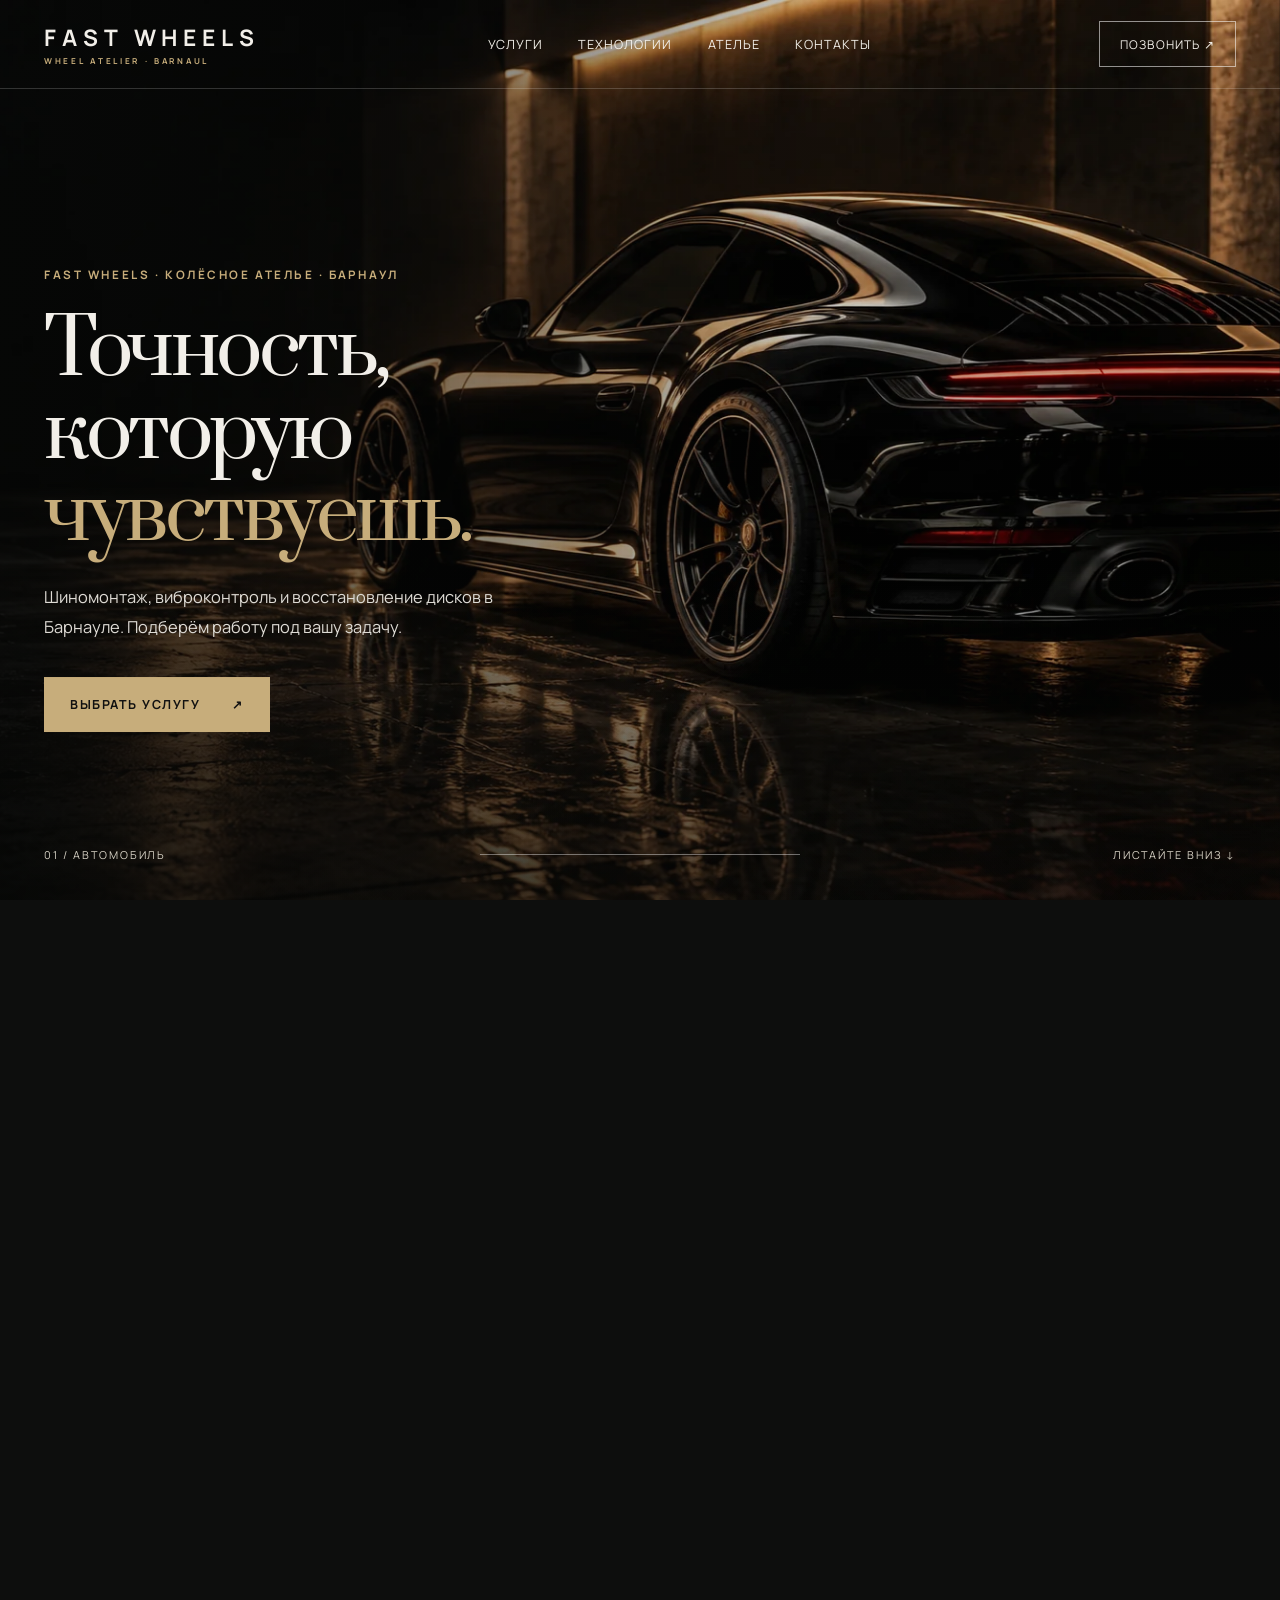
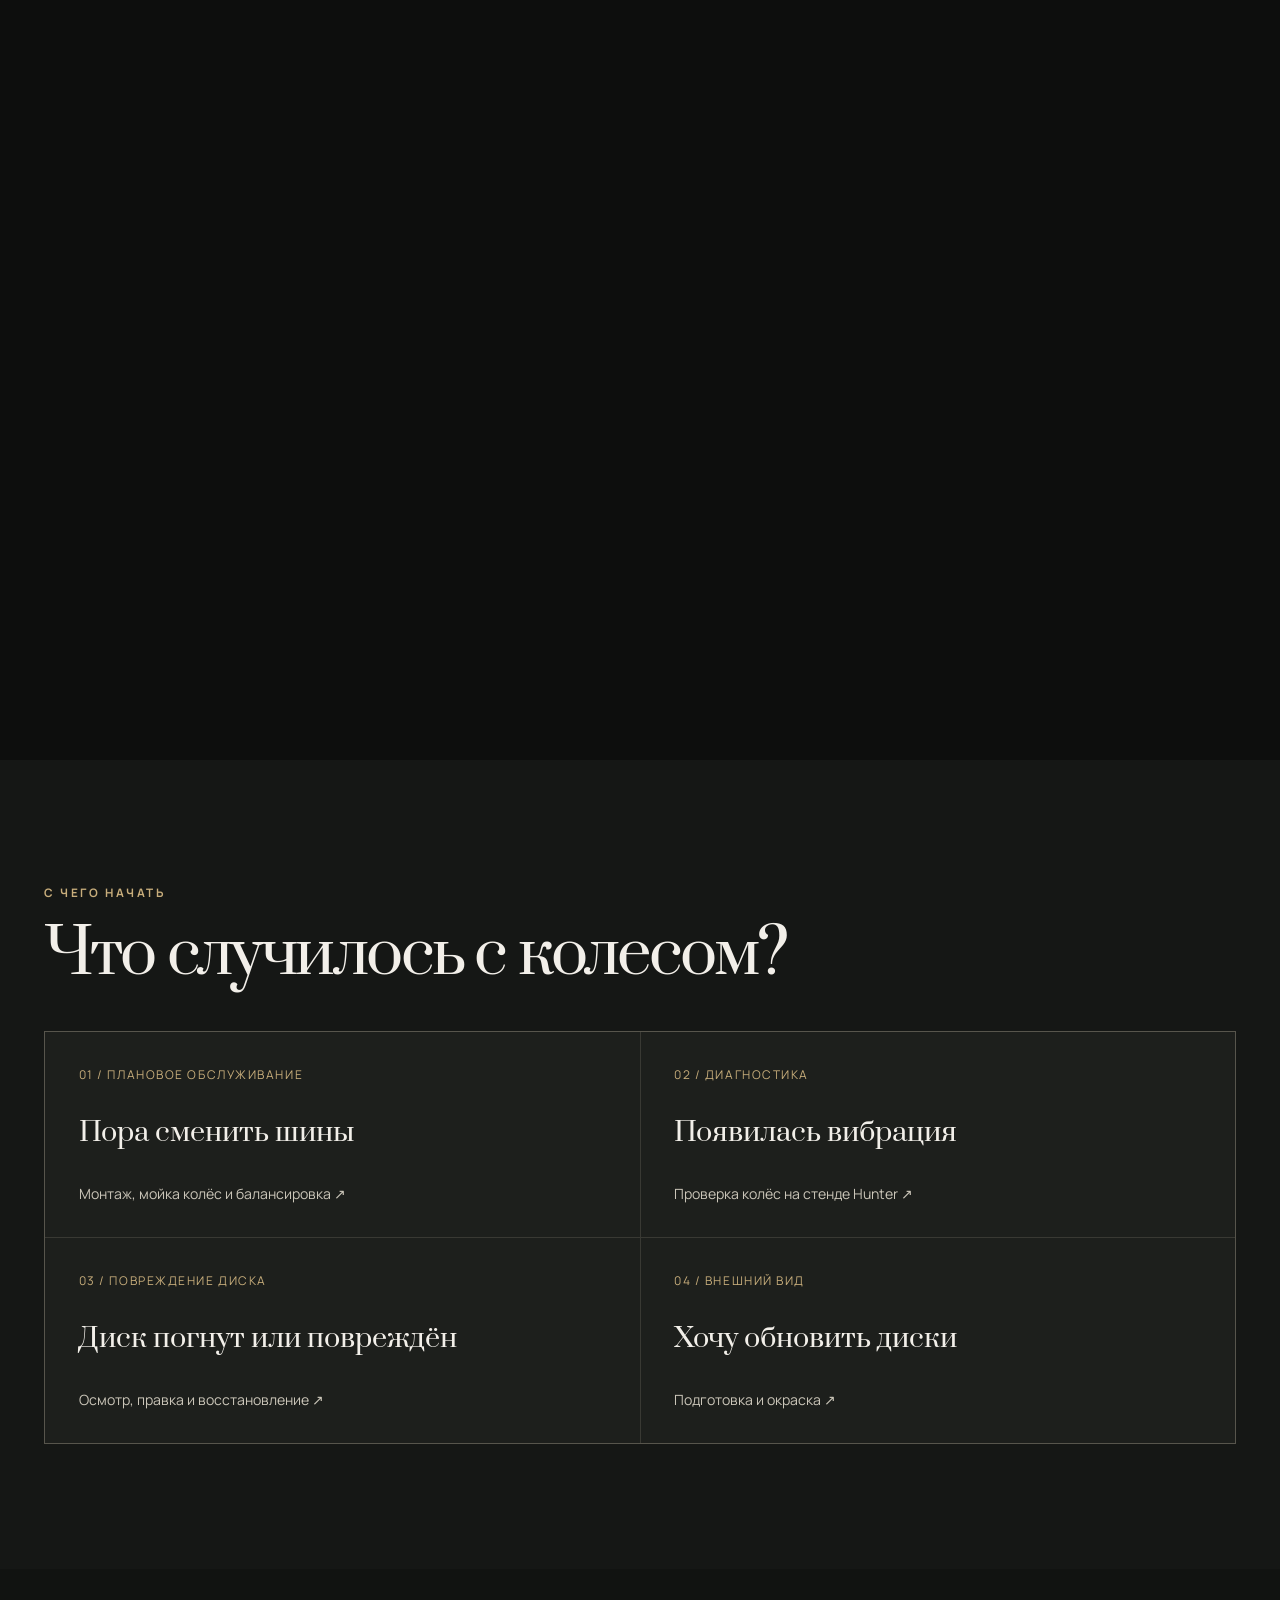
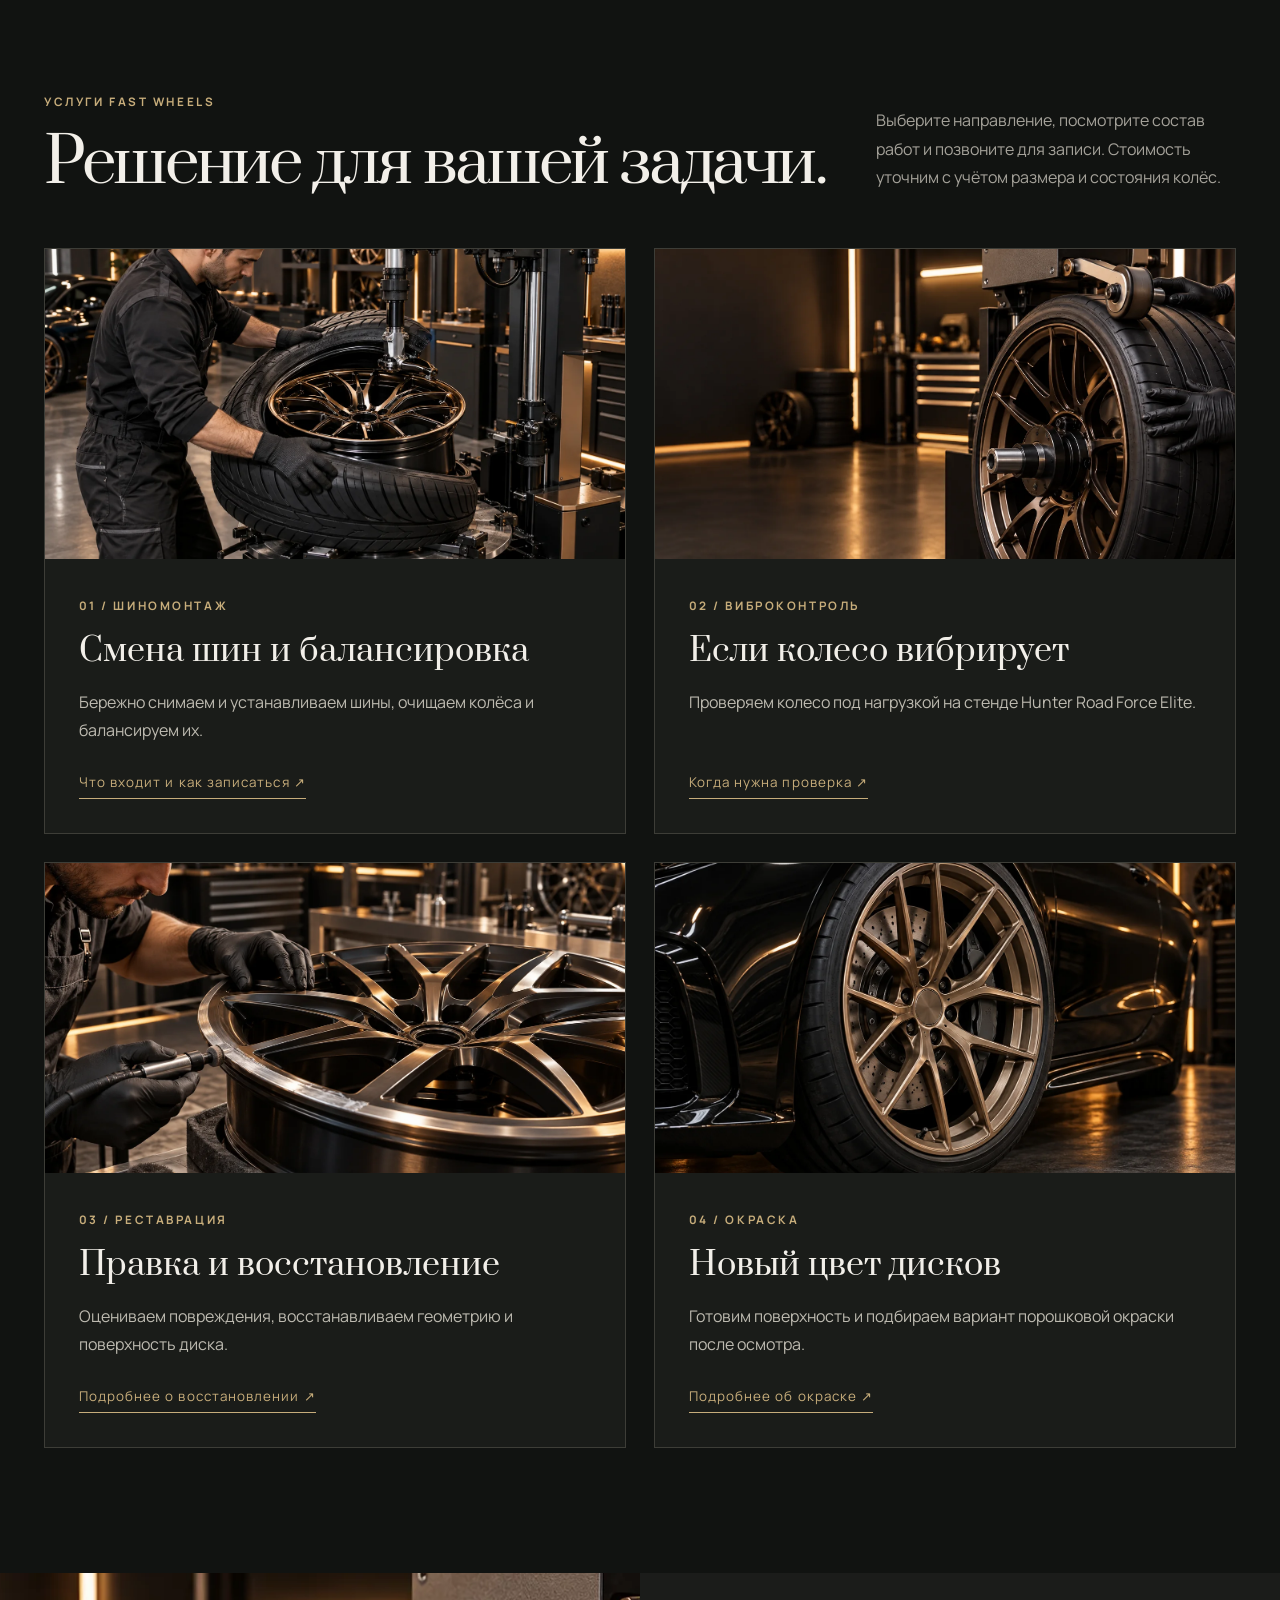
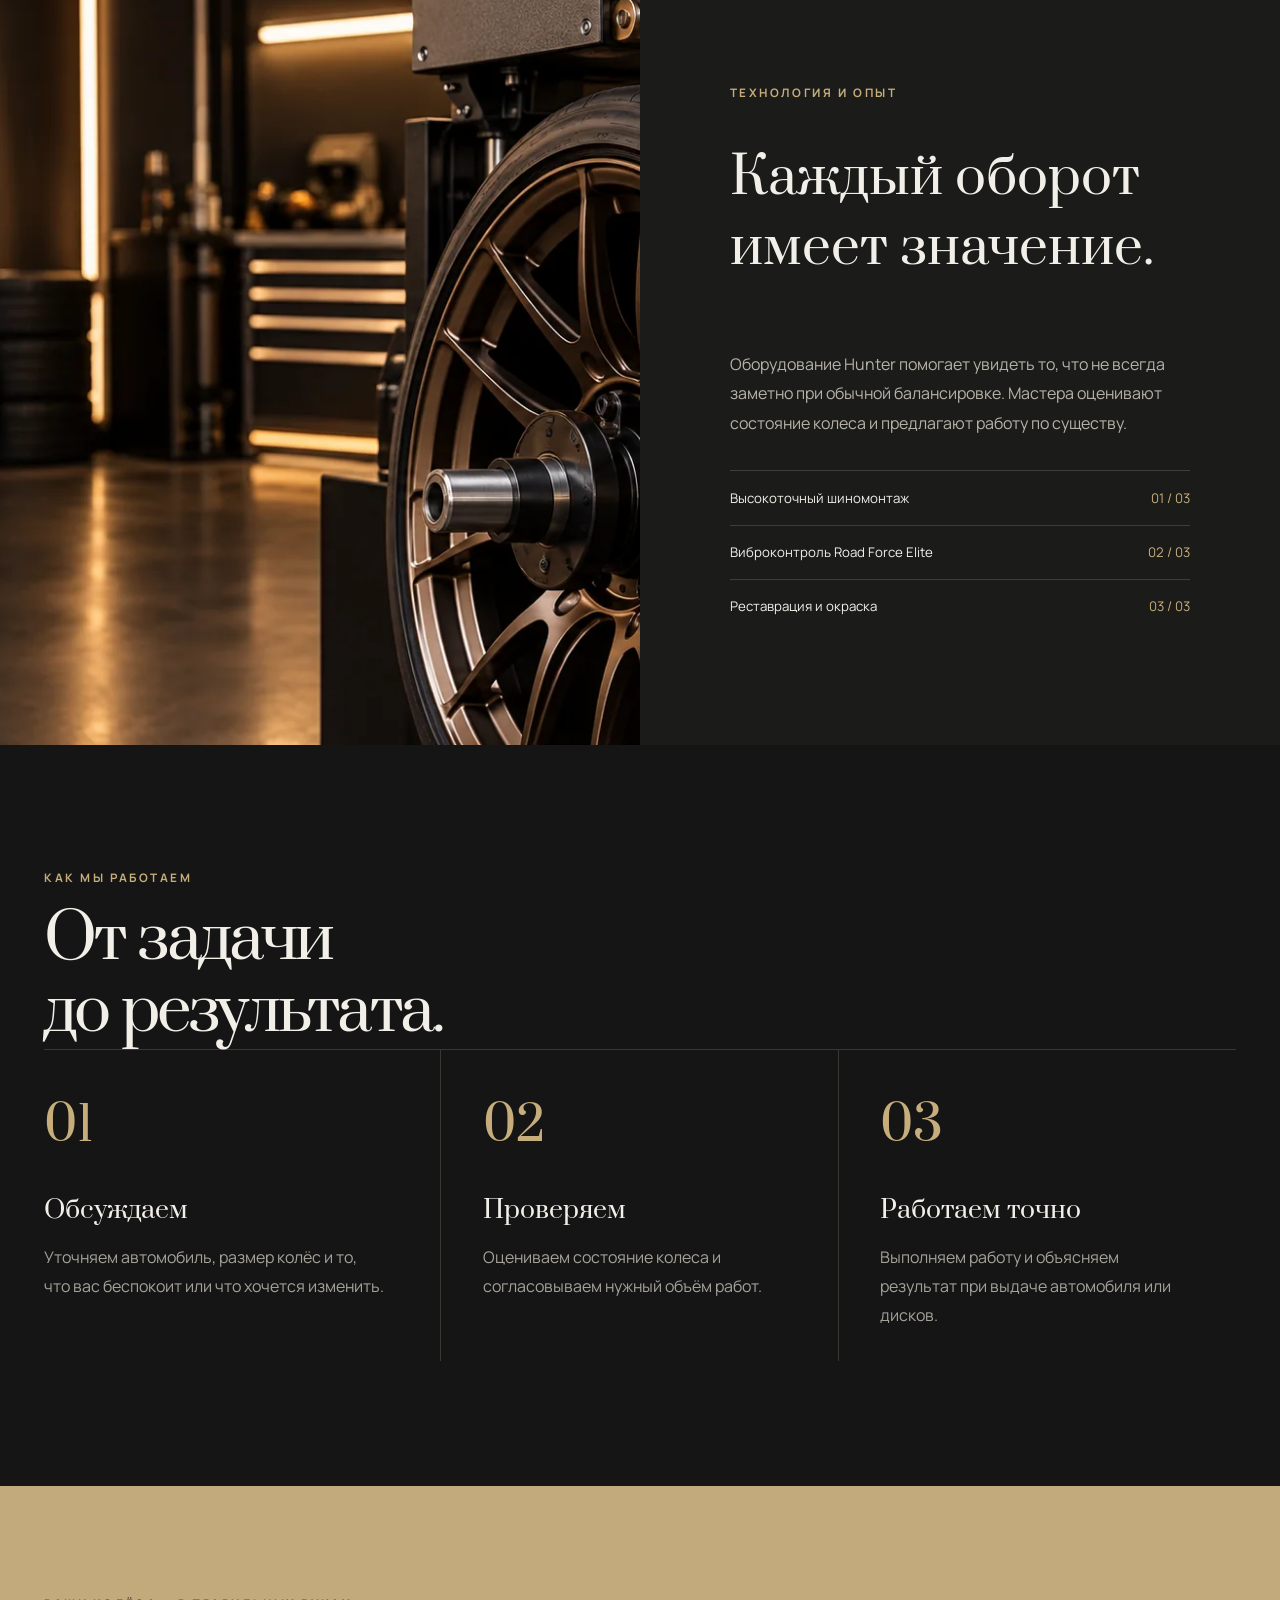
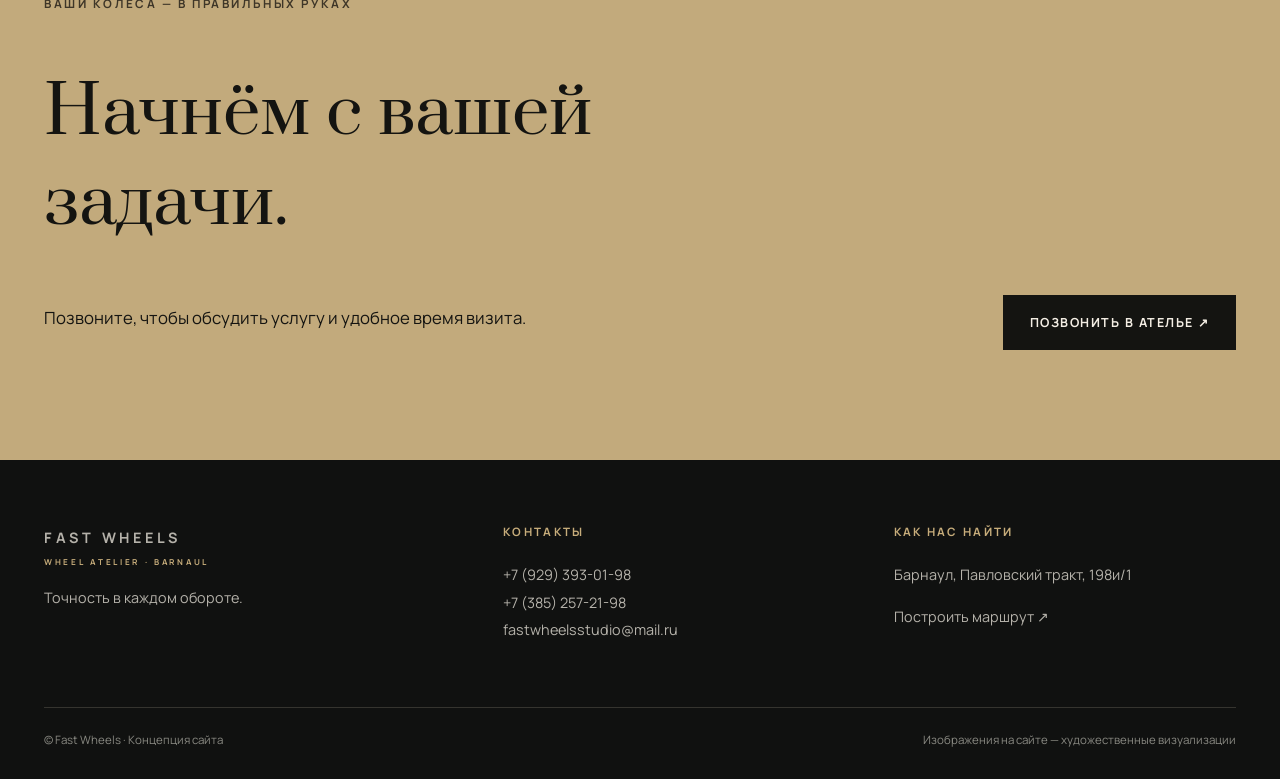
<file: index.html>
<!doctype html>
<html lang="ru">
<head>
  <meta charset="utf-8">
  <meta name="viewport" content="width=device-width, initial-scale=1">
  <meta name="theme-color" content="#111211">
  <meta name="description" content="Fast Wheels — профессиональное колёсное ателье в Барнауле. Высокоточный шиномонтаж, виброконтроль Hunter, восстановление и окраска дисков.">
  <title>Fast Wheels — колёсное ателье в Барнауле</title>
  <link rel="icon" type="image/svg+xml" href="data:image/svg+xml,%3Csvg xmlns='http://www.w3.org/2000/svg' viewBox='0 0 64 64'%3E%3Crect width='64' height='64' fill='%23111211'/%3E%3Ccircle cx='32' cy='32' r='24' fill='none' stroke='%23c3aa7a' stroke-width='3'/%3E%3Ccircle cx='32' cy='32' r='6' fill='%23c3aa7a'/%3E%3Cpath d='M32 8v18M56 32H38M32 56V38M8 32h18' stroke='%23c3aa7a' stroke-width='3'/%3E%3C/svg%3E">
  <link rel="preload" as="image" href="/assets/car-complete.webp"><link rel="stylesheet" href="style.css"><script src="motion.js" defer></script>
</head>
<body>
  <header><div class="wrap head"><a class="brand" href="#top" aria-label="Fast Wheels, наверх">FAST WHEELS<em>WHEEL ATELIER · BARNAUL</em></a><nav class="nav" aria-label="Разделы"><a href="/services/">Услуги</a><a href="/technology/">Технологии</a><a href="/atelier/">Ателье</a><a href="/contacts/">Контакты</a></nav><div class="header-actions"><a class="head-cta" href="tel:+79293930198">Позвонить ↗</a><button class="menu-button" type="button" aria-label="Открыть меню" aria-expanded="false">Меню</button></div></div></header>
  <main id="top">
    <section class="cinematic" aria-labelledby="cine-title">
  <div class="cinematic-sticky">
    <div class="cine-bg car-complete"></div><div class="cine-bg car-open"></div><div class="cine-bg workshop"></div>
    <div class="cine-shade"></div>
    <img class="cine-wheel" src="/assets/wheel-assembly.webp" width="1306" height="1205" alt="" fetchpriority="high">
    <div class="cine-parts" aria-hidden="true"><img class="cine-tire" src="/assets/wheel-parts.webp" width="1672" height="941" alt=""><img class="cine-rim" src="/assets/wheel-parts.webp" width="1672" height="941" alt=""></div>
    <div class="cine-overlays wrap">
      <div class="cine-copy cine-intro"><span class="eyebrow">Fast Wheels · Колёсное ателье · Барнаул</span><h1 id="cine-title" class="serif">Точность,<br>которую <i>чувствуешь.</i></h1><p>Шиномонтаж, виброконтроль и восстановление дисков в Барнауле. Подберём работу под вашу задачу.</p><a href="/services/" class="primary">Выбрать услугу <span>↗</span></a></div>
      <div class="cine-copy cine-detail"><span class="eyebrow">Снимаем. Проверяем. Восстанавливаем.</span><h2 class="serif">Разобрать,<br>чтобы понять.</h2><p>Шина, диск, посадка, геометрия. Точность начинается там, где всё рассмотрено по отдельности.</p></div>
      <div class="cine-copy cine-work"><span class="eyebrow">Технология × мастерство</span><h2 class="serif">Собрать<br>идеальное движение.</h2><p>Диагностика Hunter, бережный монтаж и работа с диском.</p></div>
    </div>
    <div class="cine-ui wrap"><span class="cine-stage">01 / Автомобиль</span><span class="cine-track"><i></i></span><span class="cine-scroll">Листайте вниз ↓</span></div>
  </div>
</section><section class="section task-section" id="about"><div class="wrap"><div class="eyebrow">С чего начать</div><h2 class="serif">Что случилось с колесом?</h2><div class="task-grid"><a class="task-card" href="/tire-service/"><span>01 / Плановое обслуживание</span><strong>Пора сменить шины</strong><small>Монтаж, мойка колёс и балансировка ↗</small></a><a class="task-card" href="/technology/"><span>02 / Диагностика</span><strong>Появилась вибрация</strong><small>Проверка колёс на стенде Hunter ↗</small></a><a class="task-card" href="/wheel-restoration/"><span>03 / Повреждение диска</span><strong>Диск погнут или повреждён</strong><small>Осмотр, правка и восстановление ↗</small></a><a class="task-card" href="/wheel-painting/"><span>04 / Внешний вид</span><strong>Хочу обновить диски</strong><small>Подготовка и окраска ↗</small></a></div></div></section>
<section class="section visual-services" id="services"><div class="wrap"><div class="section-head"><div><div class="eyebrow">Услуги Fast Wheels</div><h2 class="serif">Решение для вашей задачи.</h2></div><p class="muted">Выберите направление, посмотрите состав работ и позвоните для записи. Стоимость уточним с учётом размера и состояния колёс.</p></div><div class="service-photo-grid"><article class="photo-service"><a href="/tire-service/" aria-label="Подробнее о шиномонтаже"><img src="/assets/tire-service.webp" alt="Визуализация монтажа шины на оборудовании" loading="lazy"></a><div class="service-info"><span class="eyebrow">01 / Шиномонтаж</span><h3>Смена шин и балансировка</h3><p>Бережно снимаем и устанавливаем шины, очищаем колёса и балансируем их.</p><a href="/tire-service/">Что входит и как записаться ↗</a></div></article><article class="photo-service"><a href="/technology/" aria-label="Подробнее о виброконтроле"><img src="/assets/wheel-work.webp" alt="Визуализация проверки колеса на оборудовании" loading="lazy"></a><div class="service-info"><span class="eyebrow">02 / Виброконтроль</span><h3>Если колесо вибрирует</h3><p>Проверяем колесо под нагрузкой на стенде Hunter Road Force Elite.</p><a href="/technology/">Когда нужна проверка ↗</a></div></article><article class="photo-service"><a href="/wheel-restoration/" aria-label="Подробнее о восстановлении дисков"><img src="/assets/rim-restoration.webp" alt="Визуализация восстановления края диска" loading="lazy"></a><div class="service-info"><span class="eyebrow">03 / Реставрация</span><h3>Правка и восстановление</h3><p>Оцениваем повреждения, восстанавливаем геометрию и поверхность диска.</p><a href="/wheel-restoration/">Подробнее о восстановлении ↗</a></div></article><article class="photo-service"><a href="/wheel-painting/" aria-label="Подробнее об окраске дисков"><img src="/assets/wheel-closeup.webp" alt="Визуализация окрашенного колёсного диска" loading="lazy"></a><div class="service-info"><span class="eyebrow">04 / Окраска</span><h3>Новый цвет дисков</h3><p>Готовим поверхность и подбираем вариант порошковой окраски после осмотра.</p><a href="/wheel-painting/">Подробнее об окраске ↗</a></div></article></div></div></section>
<section class="feature" aria-labelledby="precision"><div class="feature-grid"><div class="feature-photo" role="img" aria-label="Художественная визуализация автомобильного диска"></div><div class="feature-copy"><div class="eyebrow">Технология и опыт</div><h2 class="serif" id="precision">Каждый оборот имеет значение.</h2><p>Оборудование Hunter помогает увидеть то, что не всегда заметно при обычной балансировке. Мастера оценивают состояние колеса и предлагают работу по существу.</p><div class="detail-line"><span>Высокоточный шиномонтаж</span><span>01 / 03</span></div><div class="detail-line"><span>Виброконтроль Road Force Elite</span><span>02 / 03</span></div><div class="detail-line"><span>Реставрация и окраска</span><span>03 / 03</span></div></div></div></section>
    <section class="section method" id="approach"><div class="wrap"><div class="eyebrow">Как мы работаем</div><h2 class="serif">От задачи<br>до результата.</h2><div class="steps"><div class="step"><div class="big">01</div><h3>Обсуждаем</h3><p>Уточняем автомобиль, размер колёс и то, что вас беспокоит или что хочется изменить.</p></div><div class="step"><div class="big">02</div><h3>Проверяем</h3><p>Оцениваем состояние колеса и согласовываем нужный объём работ.</p></div><div class="step"><div class="big">03</div><h3>Работаем точно</h3><p>Выполняем работу и объясняем результат при выдаче автомобиля или дисков.</p></div></div></div></section>
    <section class="contact" id="contacts"><div class="wrap contact-inner"><div><div class="eyebrow">Ваши колёса — в правильных руках</div><h2 class="serif">Начнём с вашей задачи.</h2><p>Позвоните, чтобы обсудить услугу и удобное время визита.</p></div><a class="primary" href="tel:+79293930198">Позвонить в ателье ↗</a></div></section>
  </main>
  <footer class="footer"><div class="wrap"><div class="footer-grid"><div><a class="brand" href="#top">FAST WHEELS<em>WHEEL ATELIER · BARNAUL</em></a><p>Точность в каждом обороте.</p></div><div><h4>Контакты</h4><a href="tel:+79293930198">+7 (929) 393-01-98</a><br><a href="tel:+73852572198">+7 (385) 257-21-98</a><br><a href="mailto:fastwheelsstudio@mail.ru">fastwheelsstudio@mail.ru</a></div><div><h4>Как нас найти</h4><p>Барнаул, Павловский тракт, 198и/1</p><a href="https://2gis.ru/barnaul/firm/70000001097450773" target="_blank" rel="noopener noreferrer">Построить маршрут ↗</a></div></div><div class="bottom"><span>© Fast Wheels · Концепция сайта</span><span>Изображения на сайте — художественные визуализации</span></div></div></footer>
<a class="mobile-call" href="tel:+79293930198">Позвонить и записаться ↗</a></body></html>
</file>
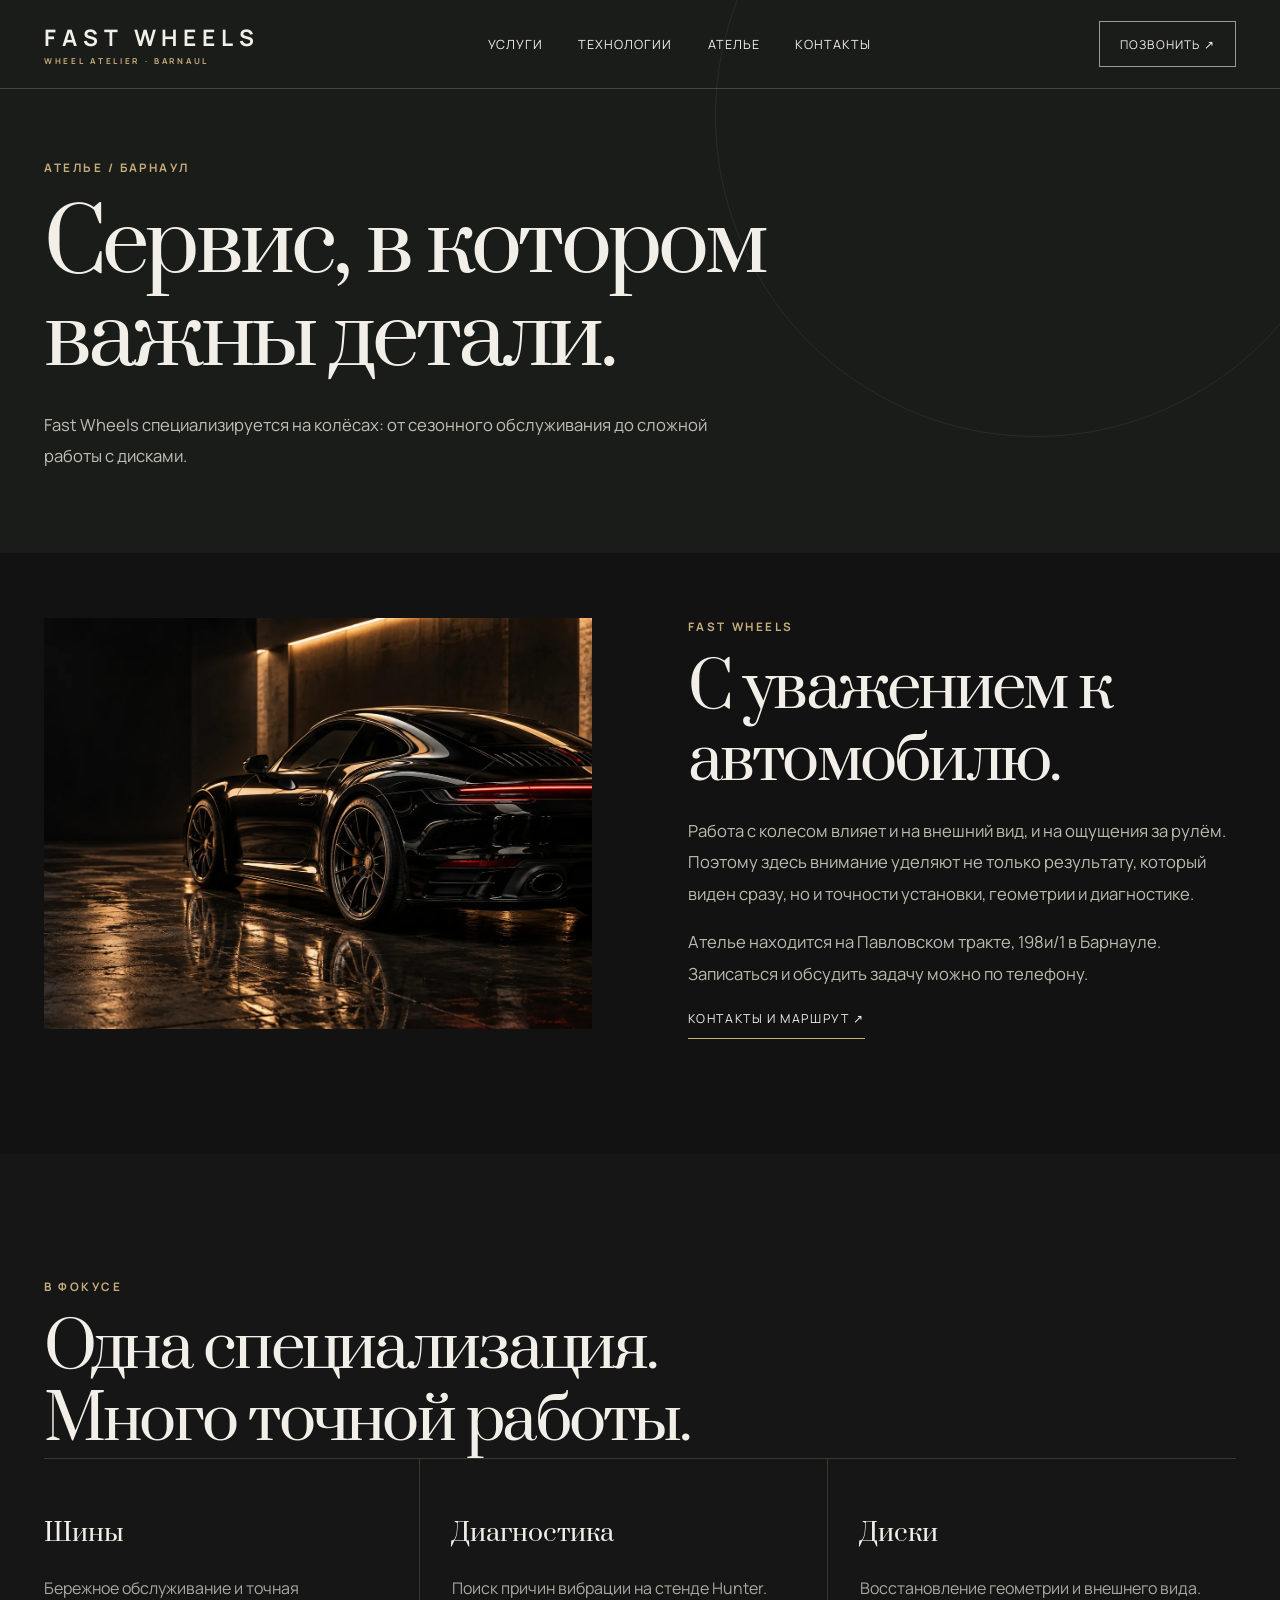
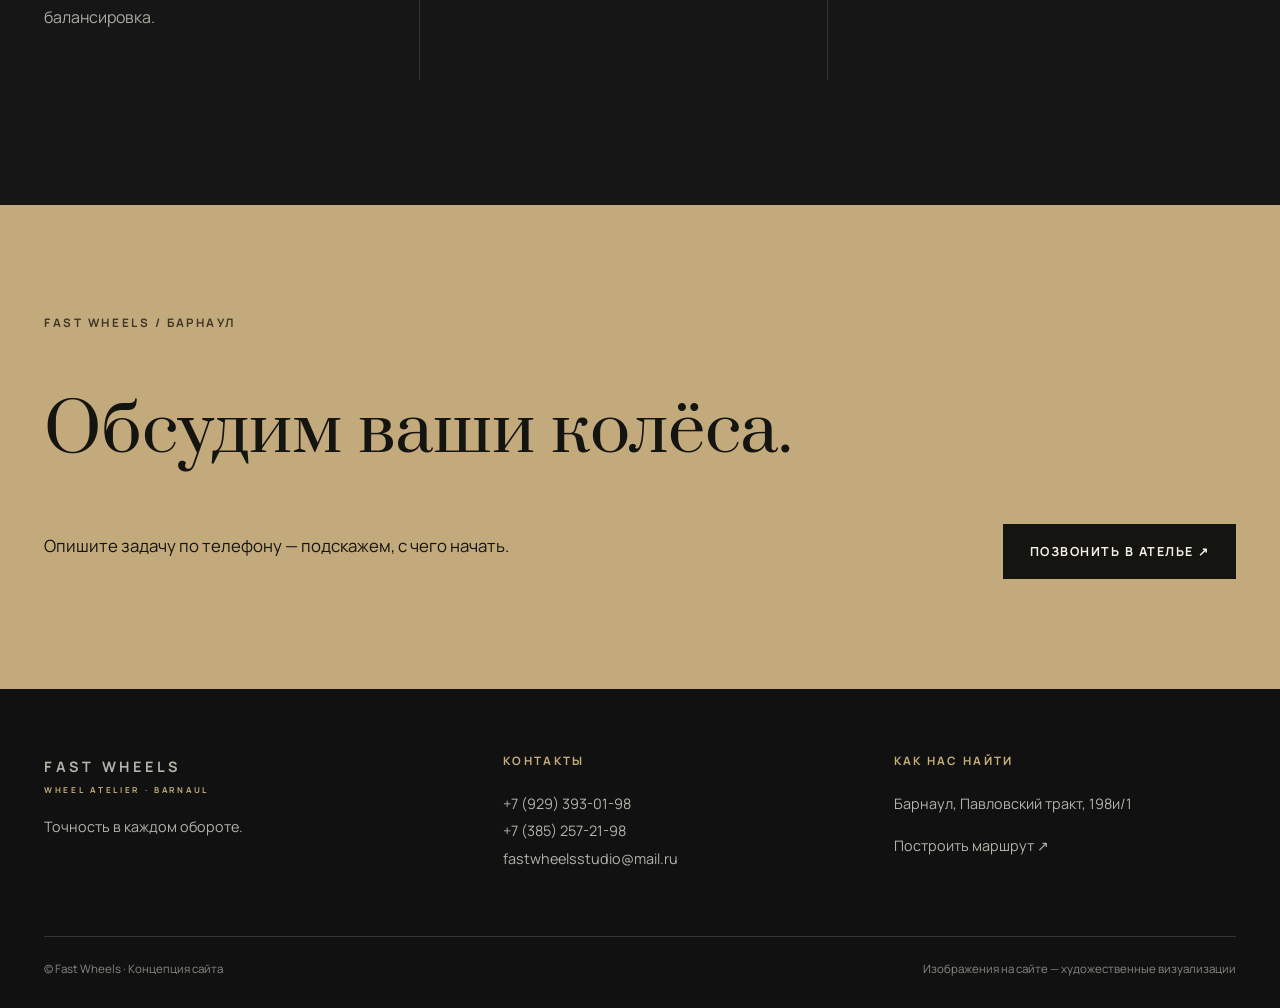
<file: atelier/index.html>
<!doctype html><html lang="ru"><head><meta charset="utf-8"><meta name="viewport" content="width=device-width,initial-scale=1"><meta name="theme-color" content="#111211"><meta name="description" content="Fast Wheels — колёсное ателье в Барнауле. Шиномонтаж, виброконтроль и работа с дисками."><title>Об ателье — Fast Wheels, Барнаул</title><link rel="icon" type="image/svg+xml" href="data:image/svg+xml,%3Csvg xmlns='http://www.w3.org/2000/svg' viewBox='0 0 64 64'%3E%3Crect width='64' height='64' fill='%23111211'/%3E%3Ccircle cx='32' cy='32' r='24' fill='none' stroke='%23c3aa7a' stroke-width='3'/%3E%3Ccircle cx='32' cy='32' r='6' fill='%23c3aa7a'/%3E%3Cpath d='M32 8v18M56 32H38M32 56V38M8 32h18' stroke='%23c3aa7a' stroke-width='3'/%3E%3C/svg%3E"><link rel="stylesheet" href="/style.css"><script src="/motion.js" defer></script></head><body><header><div class="wrap head"><a class="brand" href="/" aria-label="Fast Wheels, главная">FAST WHEELS<em>WHEEL ATELIER · BARNAUL</em></a><nav class="nav" aria-label="Разделы"><a href="/services/">Услуги</a><a href="/technology/">Технологии</a><a href="/atelier/">Ателье</a><a href="/contacts/">Контакты</a></nav><div class="header-actions"><a class="head-cta" href="tel:+79293930198">Позвонить ↗</a><button class="menu-button" type="button" aria-label="Открыть меню" aria-expanded="false">Меню</button></div></div></header><main><section class="subhero"><div class="wrap"><div class="eyebrow">Ателье / Барнаул</div><h1>Сервис, в котором<br>важны детали.</h1><p>Fast Wheels специализируется на колёсах: от сезонного обслуживания до сложной работы с дисками.</p></div></section><section class="section"><div class="wrap sub-grid"><img src="/assets/car-complete.webp" alt="Художественная визуализация автомобиля в ателье"><div><div class="eyebrow">Fast Wheels</div><h2 class="serif">С уважением к автомобилю.</h2><p>Работа с колесом влияет и на внешний вид, и на ощущения за рулём. Поэтому здесь внимание уделяют не только результату, который виден сразу, но и точности установки, геометрии и диагностике.</p><p>Ателье находится на Павловском тракте, 198и/1 в Барнауле. Записаться и обсудить задачу можно по телефону.</p><a class="text-link" href="/contacts/">Контакты и маршрут ↗</a></div></div></section><section class="section intro"><div class="wrap"><div class="eyebrow">В фокусе</div><h2 class="serif">Одна специализация.<br>Много точной работы.</h2><div class="list-facts"><div class="fact"><h3>Шины</h3><p>Бережное обслуживание и точная балансировка.</p></div><div class="fact"><h3>Диагностика</h3><p>Поиск причин вибрации на стенде Hunter.</p></div><div class="fact"><h3>Диски</h3><p>Восстановление геометрии и внешнего вида.</p></div></div></div></section><section class="contact"><div class="wrap contact-inner"><div><div class="eyebrow">Fast Wheels / Барнаул</div><h2 class="serif">Обсудим ваши колёса.</h2><p>Опишите задачу по телефону — подскажем, с чего начать.</p></div><a class="primary" href="tel:+79293930198">Позвонить в ателье ↗</a></div></section></main><footer class="footer"><div class="wrap"><div class="footer-grid"><div><a class="brand" href="/">FAST WHEELS<em>WHEEL ATELIER · BARNAUL</em></a><p>Точность в каждом обороте.</p></div><div><h4>Контакты</h4><a href="tel:+79293930198">+7 (929) 393-01-98</a><br><a href="tel:+73852572198">+7 (385) 257-21-98</a><br><a href="mailto:fastwheelsstudio@mail.ru">fastwheelsstudio@mail.ru</a></div><div><h4>Как нас найти</h4><p>Барнаул, Павловский тракт, 198и/1</p><a href="https://2gis.ru/barnaul/firm/70000001097450773" target="_blank" rel="noopener noreferrer">Построить маршрут ↗</a></div></div><div class="bottom"><span>© Fast Wheels · Концепция сайта</span><span>Изображения на сайте — художественные визуализации</span></div></div></footer><a class="mobile-call" href="tel:+79293930198">Позвонить и записаться ↗</a></body></html>
</file>
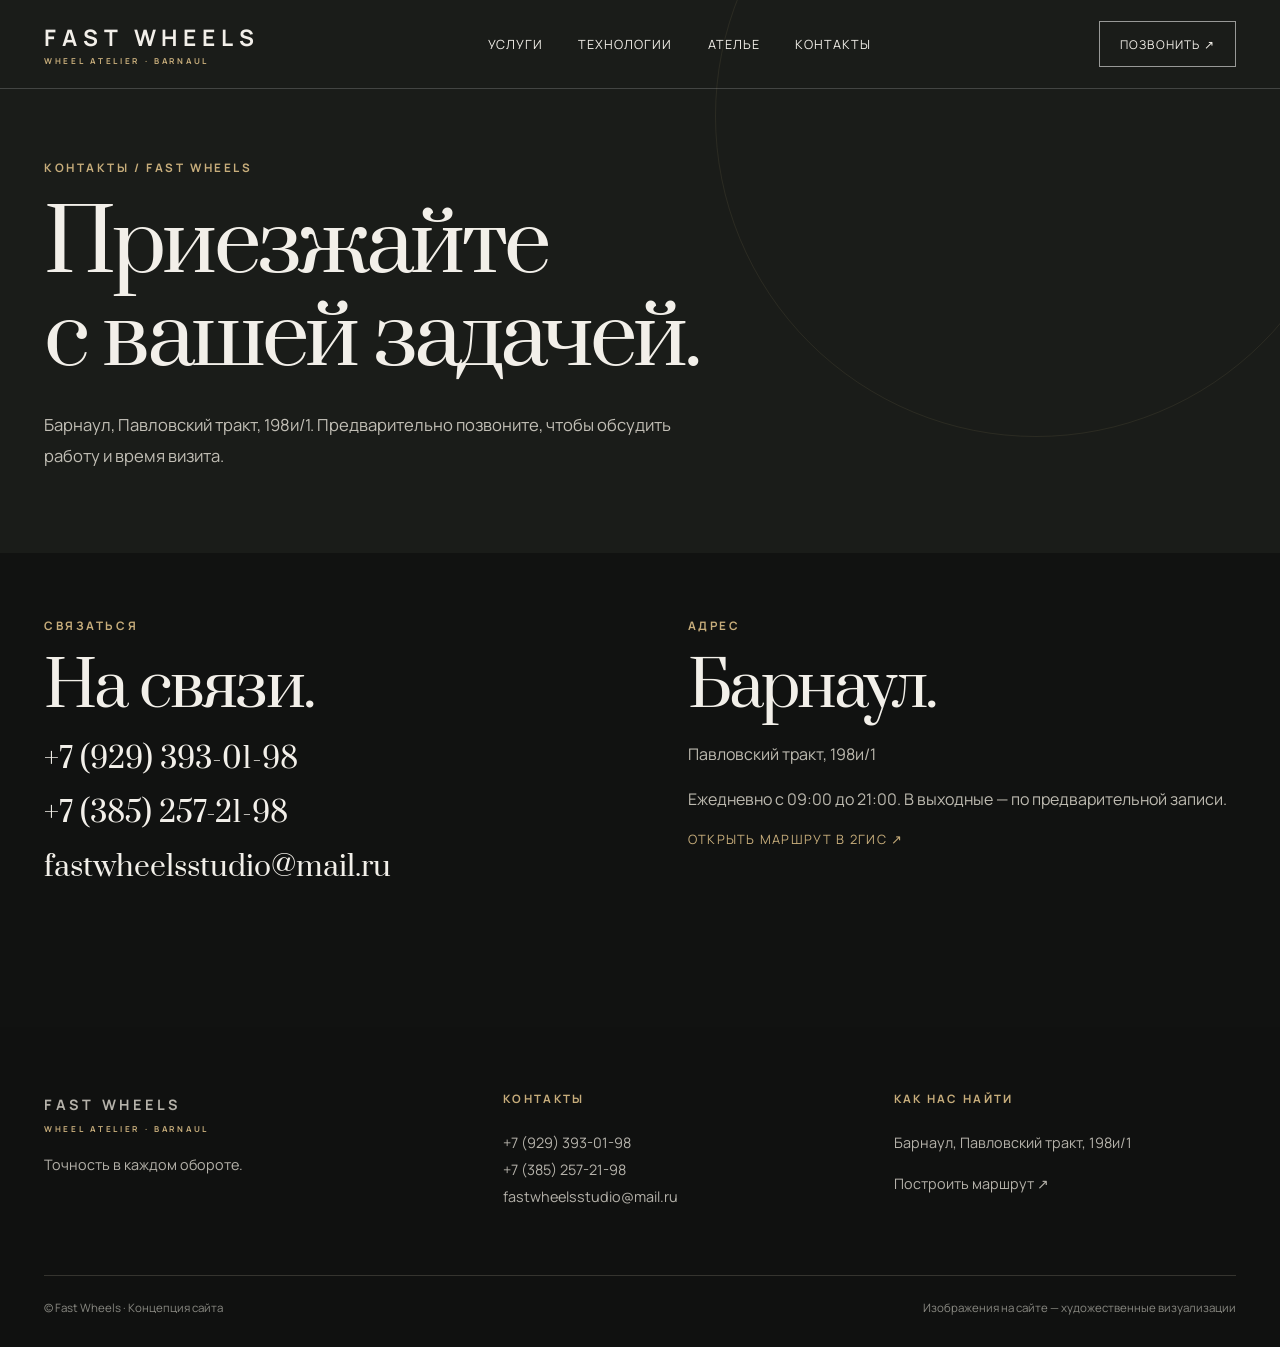
<file: contacts/index.html>
<!doctype html><html lang="ru"><head><meta charset="utf-8"><meta name="viewport" content="width=device-width,initial-scale=1"><meta name="theme-color" content="#111211"><meta name="description" content="Телефоны, адрес и маршрут до Fast Wheels в Барнауле."><title>Контакты и запись — Fast Wheels, Барнаул</title><link rel="icon" type="image/svg+xml" href="data:image/svg+xml,%3Csvg xmlns='http://www.w3.org/2000/svg' viewBox='0 0 64 64'%3E%3Crect width='64' height='64' fill='%23111211'/%3E%3Ccircle cx='32' cy='32' r='24' fill='none' stroke='%23c3aa7a' stroke-width='3'/%3E%3Ccircle cx='32' cy='32' r='6' fill='%23c3aa7a'/%3E%3Cpath d='M32 8v18M56 32H38M32 56V38M8 32h18' stroke='%23c3aa7a' stroke-width='3'/%3E%3C/svg%3E"><link rel="stylesheet" href="/style.css"><script src="/motion.js" defer></script></head><body><header><div class="wrap head"><a class="brand" href="/" aria-label="Fast Wheels, главная">FAST WHEELS<em>WHEEL ATELIER · BARNAUL</em></a><nav class="nav" aria-label="Разделы"><a href="/services/">Услуги</a><a href="/technology/">Технологии</a><a href="/atelier/">Ателье</a><a href="/contacts/">Контакты</a></nav><div class="header-actions"><a class="head-cta" href="tel:+79293930198">Позвонить ↗</a><button class="menu-button" type="button" aria-label="Открыть меню" aria-expanded="false">Меню</button></div></div></header><main><section class="subhero"><div class="wrap"><div class="eyebrow">Контакты / Fast Wheels</div><h1>Приезжайте<br>с вашей задачей.</h1><p>Барнаул, Павловский тракт, 198и/1. Предварительно позвоните, чтобы обсудить работу и время визита.</p></div></section><section class="section"><div class="wrap contact-page"><div><div class="eyebrow">Связаться</div><h2 class="serif">На связи.</h2><a href="tel:+79293930198">+7 (929) 393-01-98</a><a href="tel:+73852572198">+7 (385) 257-21-98</a><a href="mailto:fastwheelsstudio@mail.ru">fastwheelsstudio@mail.ru</a></div><div><div class="eyebrow">Адрес</div><h2 class="serif">Барнаул.</h2><p>Павловский тракт, 198и/1</p><p>Ежедневно с 09:00 до 21:00. В выходные — по предварительной записи.</p><a class="map-link" href="https://2gis.ru/barnaul/firm/70000001097450773" target="_blank" rel="noopener noreferrer">Открыть маршрут в 2ГИС ↗</a></div></div></section></main><footer class="footer"><div class="wrap"><div class="footer-grid"><div><a class="brand" href="/">FAST WHEELS<em>WHEEL ATELIER · BARNAUL</em></a><p>Точность в каждом обороте.</p></div><div><h4>Контакты</h4><a href="tel:+79293930198">+7 (929) 393-01-98</a><br><a href="tel:+73852572198">+7 (385) 257-21-98</a><br><a href="mailto:fastwheelsstudio@mail.ru">fastwheelsstudio@mail.ru</a></div><div><h4>Как нас найти</h4><p>Барнаул, Павловский тракт, 198и/1</p><a href="https://2gis.ru/barnaul/firm/70000001097450773" target="_blank" rel="noopener noreferrer">Построить маршрут ↗</a></div></div><div class="bottom"><span>© Fast Wheels · Концепция сайта</span><span>Изображения на сайте — художественные визуализации</span></div></div></footer><a class="mobile-call" href="tel:+79293930198">Позвонить и записаться ↗</a></body></html>
</file>
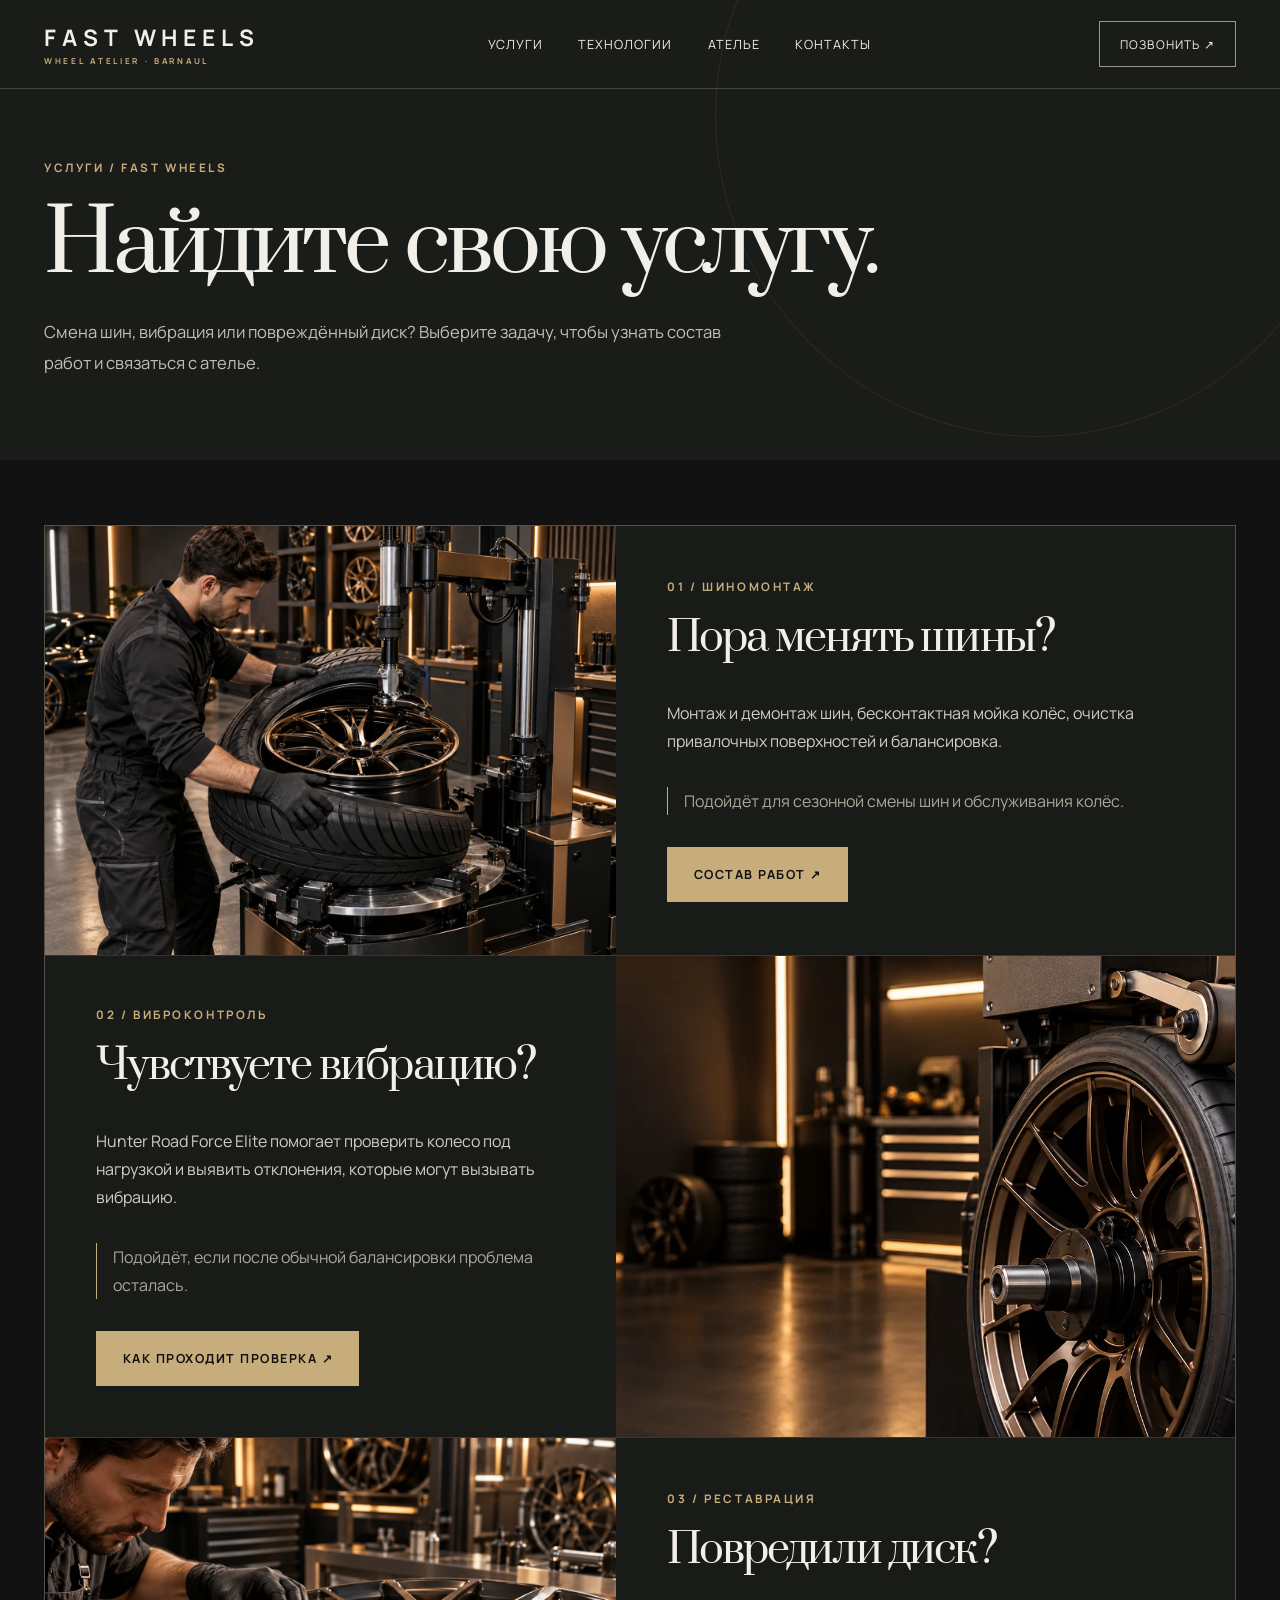
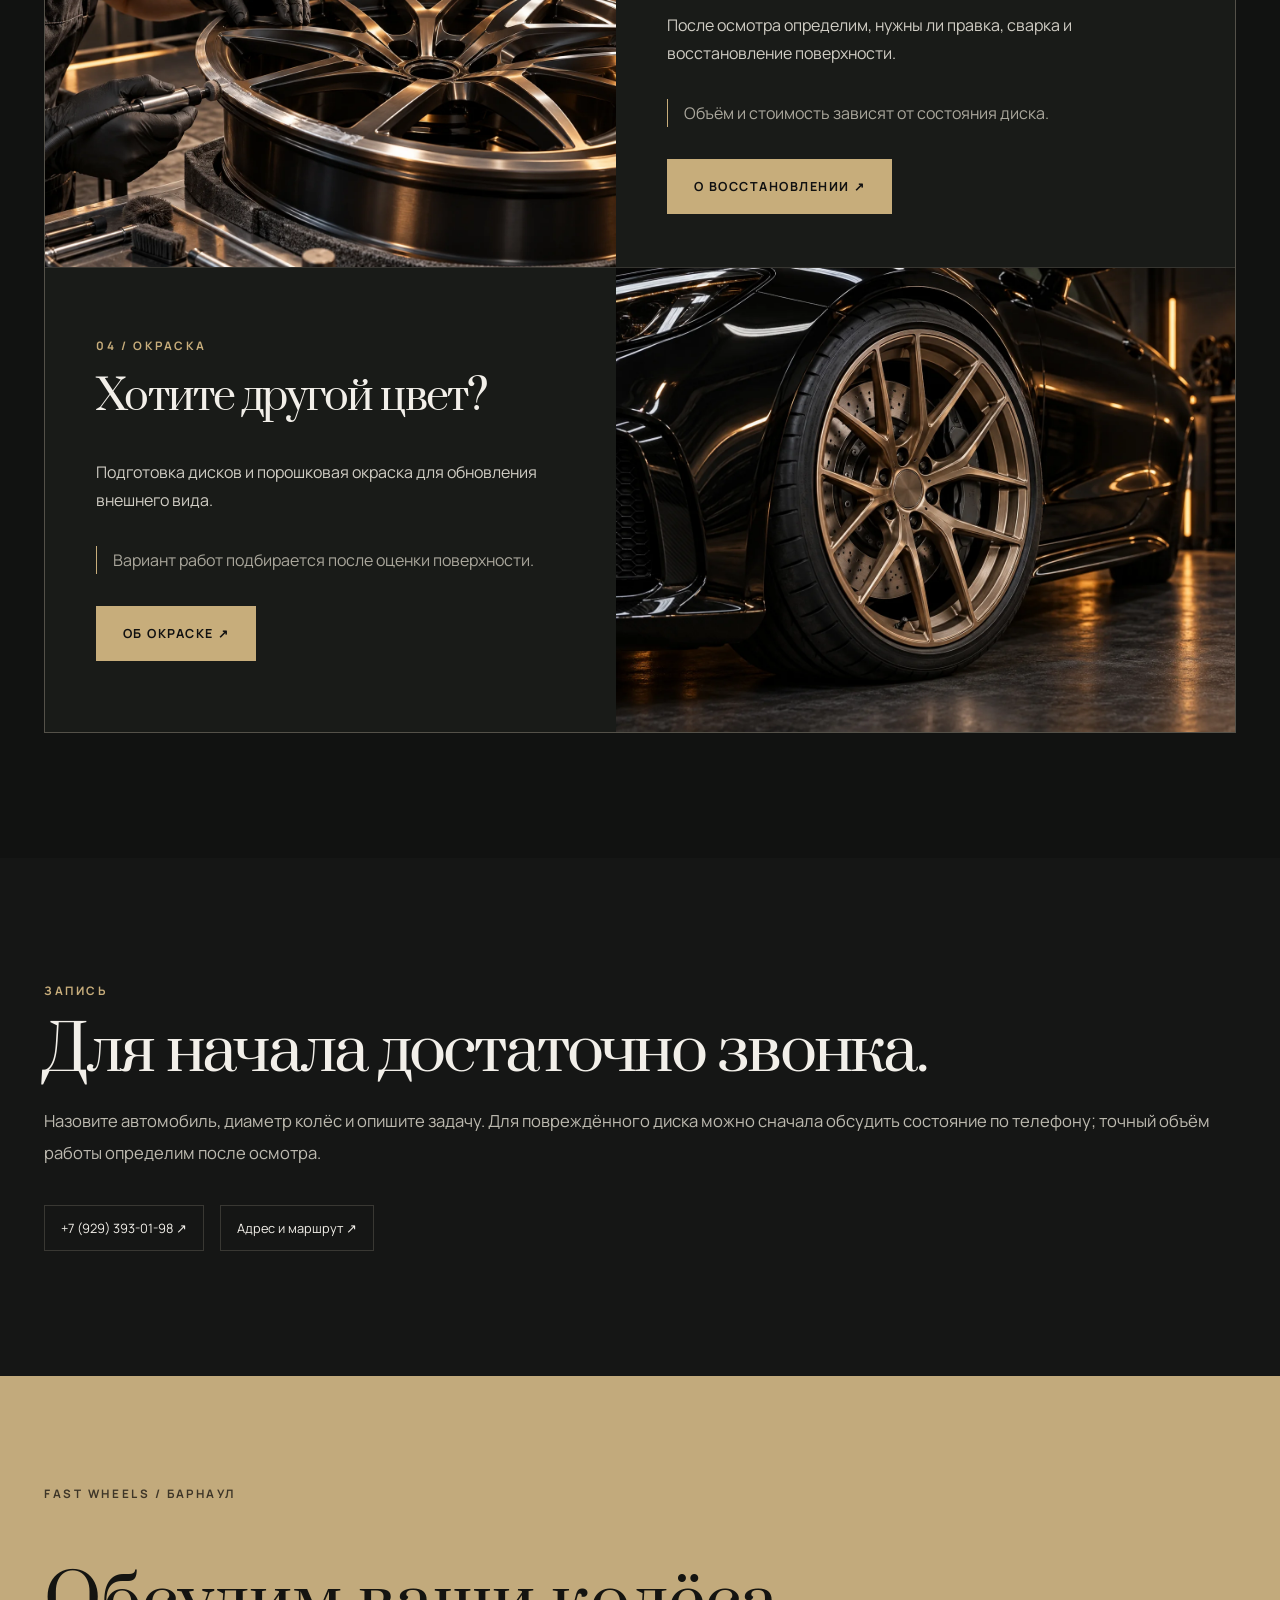
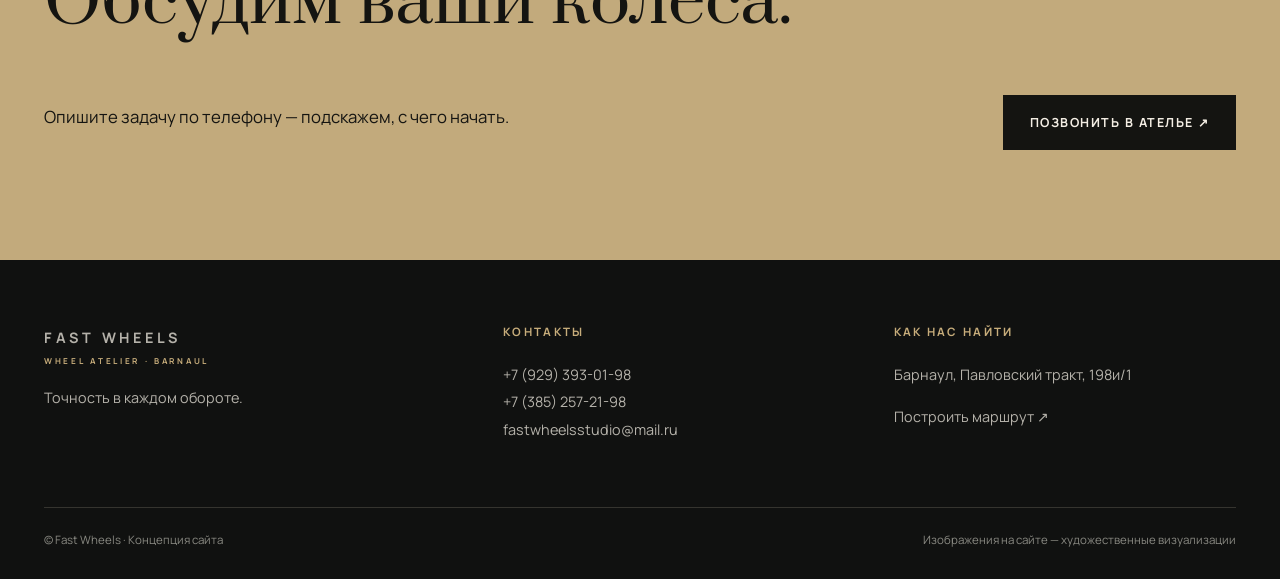
<file: services/index.html>
<!doctype html><html lang="ru"><head><meta charset="utf-8"><meta name="viewport" content="width=device-width,initial-scale=1"><meta name="theme-color" content="#111211"><meta name="description" content="Шиномонтаж, виброконтроль Hunter, реставрация и окраска дисков Fast Wheels в Барнауле."><title>Услуги колёсного ателье — Fast Wheels, Барнаул</title><link rel="icon" type="image/svg+xml" href="data:image/svg+xml,%3Csvg xmlns='http://www.w3.org/2000/svg' viewBox='0 0 64 64'%3E%3Crect width='64' height='64' fill='%23111211'/%3E%3Ccircle cx='32' cy='32' r='24' fill='none' stroke='%23c3aa7a' stroke-width='3'/%3E%3Ccircle cx='32' cy='32' r='6' fill='%23c3aa7a'/%3E%3Cpath d='M32 8v18M56 32H38M32 56V38M8 32h18' stroke='%23c3aa7a' stroke-width='3'/%3E%3C/svg%3E"><link rel="stylesheet" href="/style.css"><script src="/motion.js" defer></script></head><body><header><div class="wrap head"><a class="brand" href="/" aria-label="Fast Wheels, главная">FAST WHEELS<em>WHEEL ATELIER · BARNAUL</em></a><nav class="nav" aria-label="Разделы"><a href="/services/">Услуги</a><a href="/technology/">Технологии</a><a href="/atelier/">Ателье</a><a href="/contacts/">Контакты</a></nav><div class="header-actions"><a class="head-cta" href="tel:+79293930198">Позвонить ↗</a><button class="menu-button" type="button" aria-label="Открыть меню" aria-expanded="false">Меню</button></div></div></header><main><section class="subhero"><div class="wrap"><div class="eyebrow">Услуги / Fast Wheels</div><h1>Найдите свою услугу.</h1><p>Смена шин, вибрация или повреждённый диск? Выберите задачу, чтобы узнать состав работ и связаться с ателье.</p></div></section>
<section class="section"><div class="wrap"><div class="service-gallery">
<article class="gallery-service"><img src="/assets/tire-service.webp" alt="Визуализация установки шины на шиномонтажном оборудовании"><div><span class="eyebrow">01 / Шиномонтаж</span><h2>Пора менять шины?</h2><p>Монтаж и демонтаж шин, бесконтактная мойка колёс, очистка привалочных поверхностей и балансировка.</p><p class="service-when">Подойдёт для сезонной смены шин и обслуживания колёс.</p><a href="/tire-service/" class="primary">Состав работ ↗</a></div></article>
<article class="gallery-service"><img src="/assets/wheel-work.webp" alt="Визуализация проверки колеса на оборудовании"><div><span class="eyebrow">02 / Виброконтроль</span><h2>Чувствуете вибрацию?</h2><p>Hunter Road Force Elite помогает проверить колесо под нагрузкой и выявить отклонения, которые могут вызывать вибрацию.</p><p class="service-when">Подойдёт, если после обычной балансировки проблема осталась.</p><a href="/technology/" class="primary">Как проходит проверка ↗</a></div></article>
<article class="gallery-service"><img src="/assets/rim-restoration.webp" alt="Визуализация работы с повреждённым диском"><div><span class="eyebrow">03 / Реставрация</span><h2>Повредили диск?</h2><p>После осмотра определим, нужны ли правка, сварка и восстановление поверхности.</p><p class="service-when">Объём и стоимость зависят от состояния диска.</p><a href="/wheel-restoration/" class="primary">О восстановлении ↗</a></div></article>
<article class="gallery-service"><img src="/assets/wheel-closeup.webp" alt="Визуализация окрашенного диска"><div><span class="eyebrow">04 / Окраска</span><h2>Хотите другой цвет?</h2><p>Подготовка дисков и порошковая окраска для обновления внешнего вида.</p><p class="service-when">Вариант работ подбирается после оценки поверхности.</p><a href="/wheel-painting/" class="primary">Об окраске ↗</a></div></article>
</div></div></section><section class="section intro"><div class="wrap"><div class="eyebrow">Запись</div><h2 class="serif">Для начала достаточно звонка.</h2><p class="content-copy">Назовите автомобиль, диаметр колёс и опишите задачу. Для повреждённого диска можно сначала обсудить состояние по телефону; точный объём работы определим после осмотра.</p><div class="page-nav"><a href="tel:+79293930198">+7 (929) 393-01-98 ↗</a><a href="/contacts/">Адрес и маршрут ↗</a></div></div></section><section class="contact"><div class="wrap contact-inner"><div><div class="eyebrow">Fast Wheels / Барнаул</div><h2 class="serif">Обсудим ваши колёса.</h2><p>Опишите задачу по телефону — подскажем, с чего начать.</p></div><a class="primary" href="tel:+79293930198">Позвонить в ателье ↗</a></div></section></main><footer class="footer"><div class="wrap"><div class="footer-grid"><div><a class="brand" href="/">FAST WHEELS<em>WHEEL ATELIER · BARNAUL</em></a><p>Точность в каждом обороте.</p></div><div><h4>Контакты</h4><a href="tel:+79293930198">+7 (929) 393-01-98</a><br><a href="tel:+73852572198">+7 (385) 257-21-98</a><br><a href="mailto:fastwheelsstudio@mail.ru">fastwheelsstudio@mail.ru</a></div><div><h4>Как нас найти</h4><p>Барнаул, Павловский тракт, 198и/1</p><a href="https://2gis.ru/barnaul/firm/70000001097450773" target="_blank" rel="noopener noreferrer">Построить маршрут ↗</a></div></div><div class="bottom"><span>© Fast Wheels · Концепция сайта</span><span>Изображения на сайте — художественные визуализации</span></div></div></footer><a class="mobile-call" href="tel:+79293930198">Позвонить и записаться ↗</a></body></html>
</file>
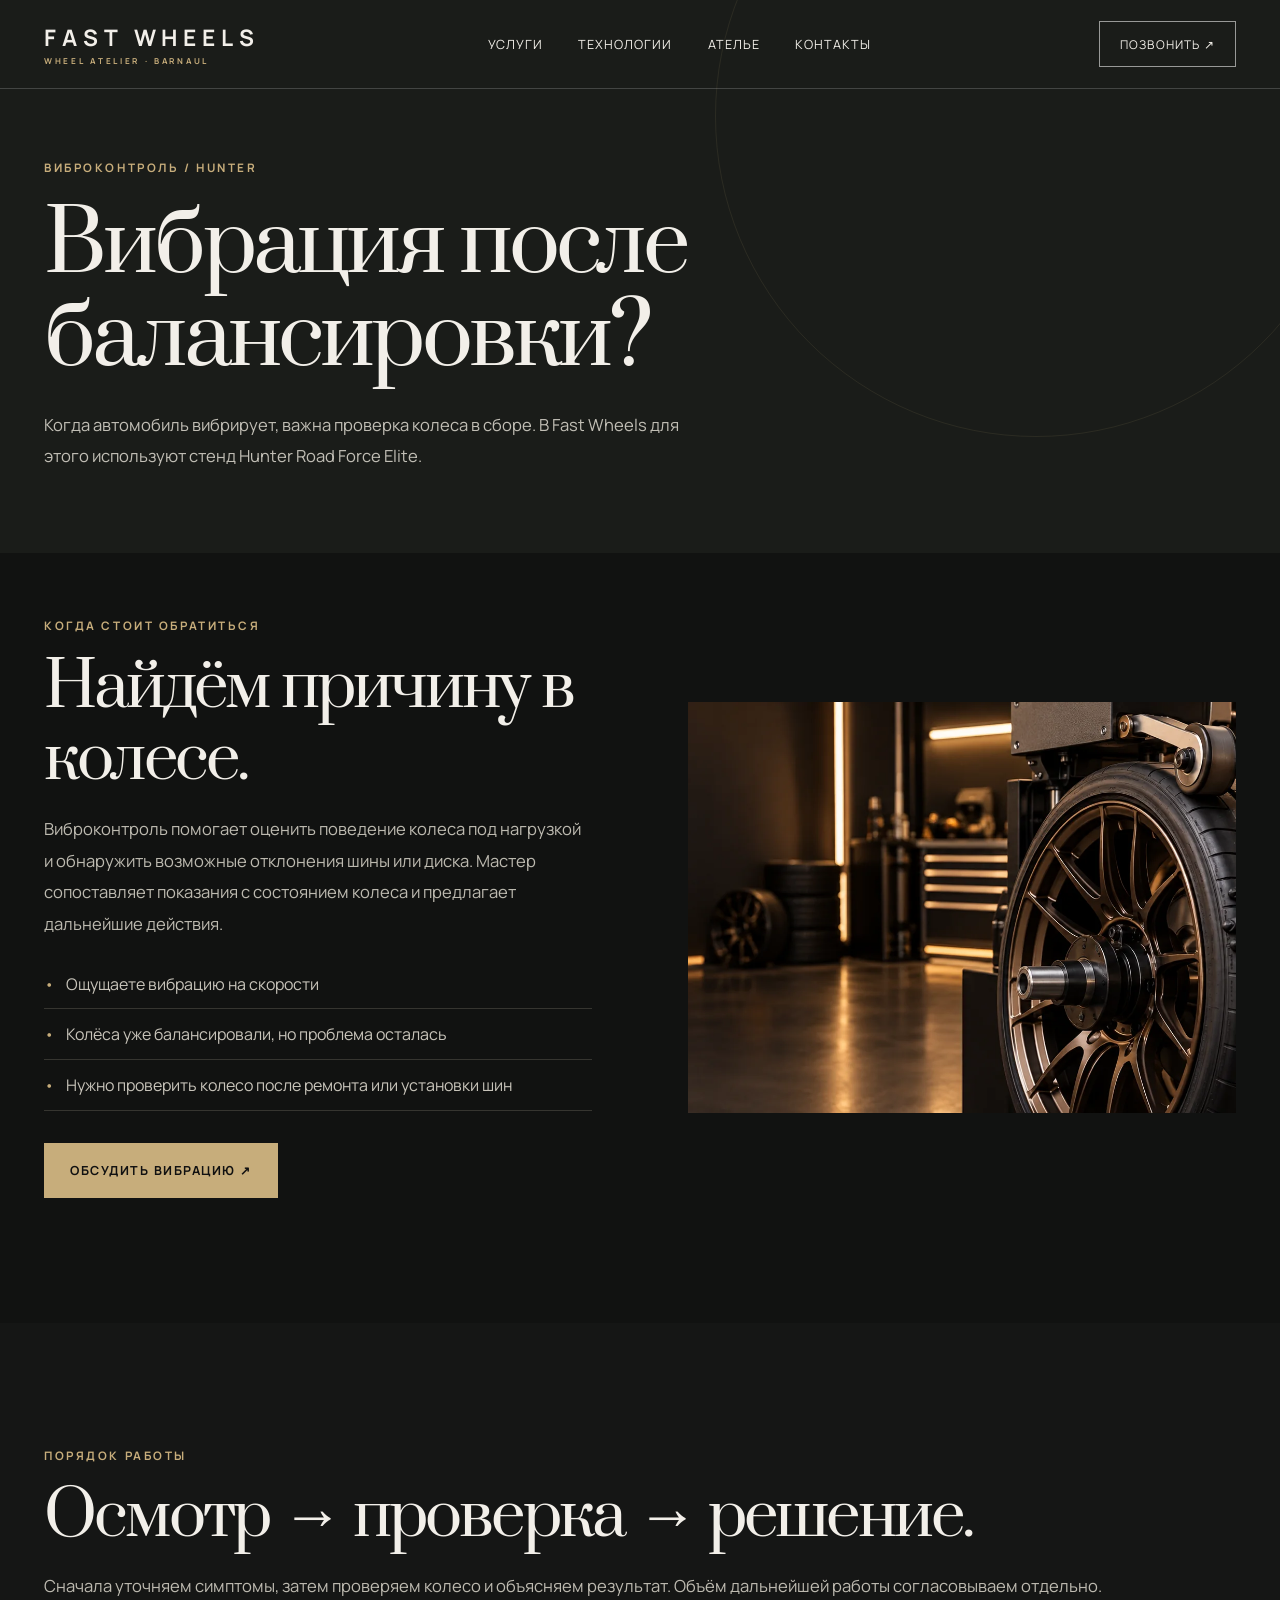
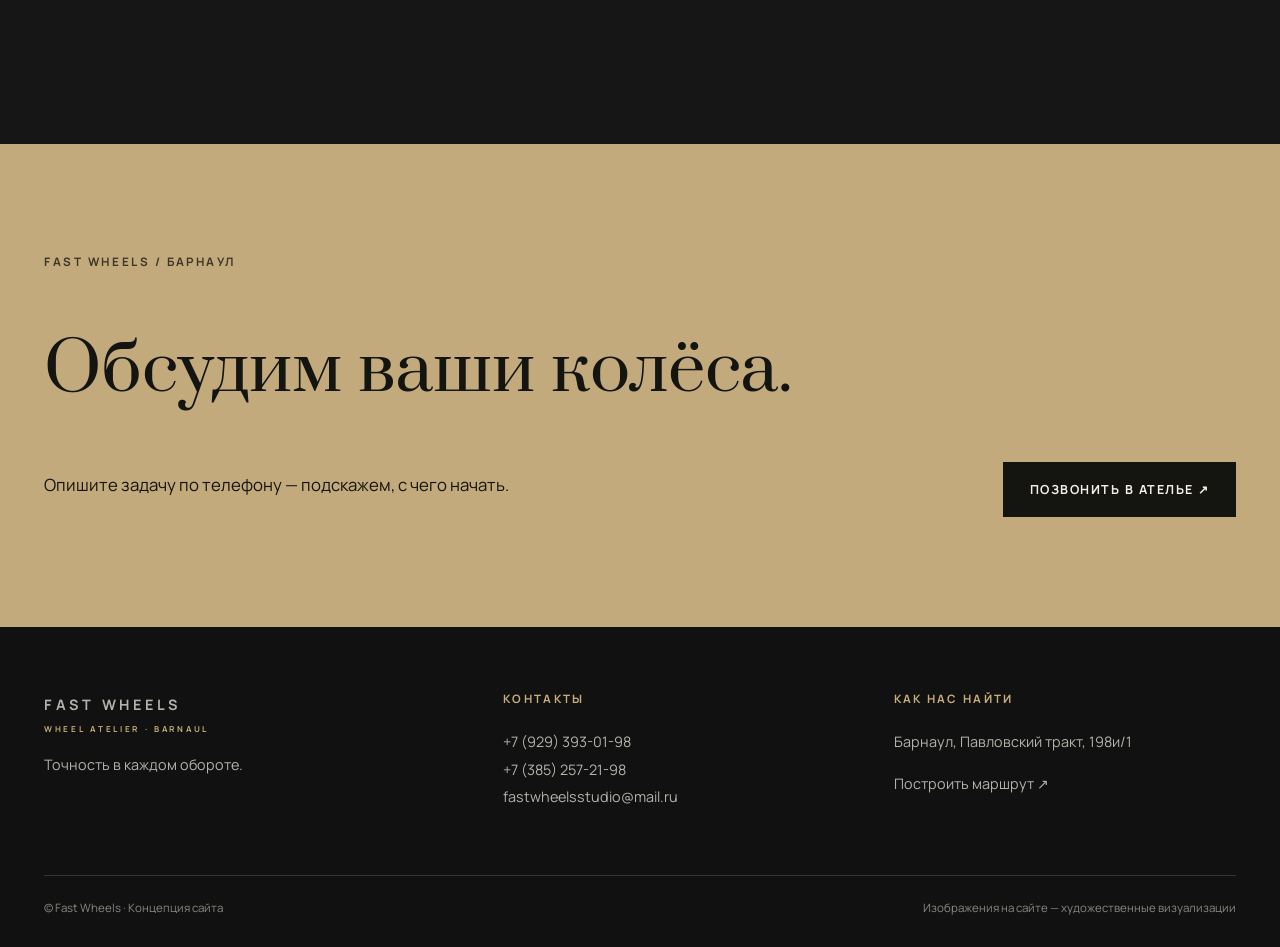
<file: technology/index.html>
<!doctype html><html lang="ru"><head><meta charset="utf-8"><meta name="viewport" content="width=device-width,initial-scale=1"><meta name="theme-color" content="#111211"><meta name="description" content="Виброконтроль колёс на Hunter Road Force Elite в Fast Wheels, Барнаул."><title>Виброконтроль Hunter — Fast Wheels, Барнаул</title><link rel="icon" type="image/svg+xml" href="data:image/svg+xml,%3Csvg xmlns='http://www.w3.org/2000/svg' viewBox='0 0 64 64'%3E%3Crect width='64' height='64' fill='%23111211'/%3E%3Ccircle cx='32' cy='32' r='24' fill='none' stroke='%23c3aa7a' stroke-width='3'/%3E%3Ccircle cx='32' cy='32' r='6' fill='%23c3aa7a'/%3E%3Cpath d='M32 8v18M56 32H38M32 56V38M8 32h18' stroke='%23c3aa7a' stroke-width='3'/%3E%3C/svg%3E"><link rel="stylesheet" href="/style.css"><script src="/motion.js" defer></script></head><body><header><div class="wrap head"><a class="brand" href="/" aria-label="Fast Wheels, главная">FAST WHEELS<em>WHEEL ATELIER · BARNAUL</em></a><nav class="nav" aria-label="Разделы"><a href="/services/">Услуги</a><a href="/technology/">Технологии</a><a href="/atelier/">Ателье</a><a href="/contacts/">Контакты</a></nav><div class="header-actions"><a class="head-cta" href="tel:+79293930198">Позвонить ↗</a><button class="menu-button" type="button" aria-label="Открыть меню" aria-expanded="false">Меню</button></div></div></header><main><section class="subhero"><div class="wrap"><div class="eyebrow">Виброконтроль / Hunter</div><h1>Вибрация после балансировки?</h1><p>Когда автомобиль вибрирует, важна проверка колеса в сборе. В Fast Wheels для этого используют стенд Hunter Road Force Elite.</p></div></section><section class="section"><div class="wrap sub-grid"><div><div class="eyebrow">Когда стоит обратиться</div><h2 class="serif">Найдём причину в колесе.</h2><p>Виброконтроль помогает оценить поведение колеса под нагрузкой и обнаружить возможные отклонения шины или диска. Мастер сопоставляет показания с состоянием колеса и предлагает дальнейшие действия.</p><ul class="service-points"><li>Ощущаете вибрацию на скорости</li><li>Колёса уже балансировали, но проблема осталась</li><li>Нужно проверить колесо после ремонта или установки шин</li></ul><a class="primary" href="tel:+79293930198">Обсудить вибрацию ↗</a></div><img src="/assets/wheel-work.webp" alt="Визуализация диагностики колеса на оборудовании"></div></section><section class="section intro"><div class="wrap"><div class="eyebrow">Порядок работы</div><h2 class="serif">Осмотр → проверка → решение.</h2><p class="content-copy">Сначала уточняем симптомы, затем проверяем колесо и объясняем результат. Объём дальнейшей работы согласовываем отдельно.</p></div></section><section class="contact"><div class="wrap contact-inner"><div><div class="eyebrow">Fast Wheels / Барнаул</div><h2 class="serif">Обсудим ваши колёса.</h2><p>Опишите задачу по телефону — подскажем, с чего начать.</p></div><a class="primary" href="tel:+79293930198">Позвонить в ателье ↗</a></div></section></main><footer class="footer"><div class="wrap"><div class="footer-grid"><div><a class="brand" href="/">FAST WHEELS<em>WHEEL ATELIER · BARNAUL</em></a><p>Точность в каждом обороте.</p></div><div><h4>Контакты</h4><a href="tel:+79293930198">+7 (929) 393-01-98</a><br><a href="tel:+73852572198">+7 (385) 257-21-98</a><br><a href="mailto:fastwheelsstudio@mail.ru">fastwheelsstudio@mail.ru</a></div><div><h4>Как нас найти</h4><p>Барнаул, Павловский тракт, 198и/1</p><a href="https://2gis.ru/barnaul/firm/70000001097450773" target="_blank" rel="noopener noreferrer">Построить маршрут ↗</a></div></div><div class="bottom"><span>© Fast Wheels · Концепция сайта</span><span>Изображения на сайте — художественные визуализации</span></div></div></footer><a class="mobile-call" href="tel:+79293930198">Позвонить и записаться ↗</a></body></html>
</file>
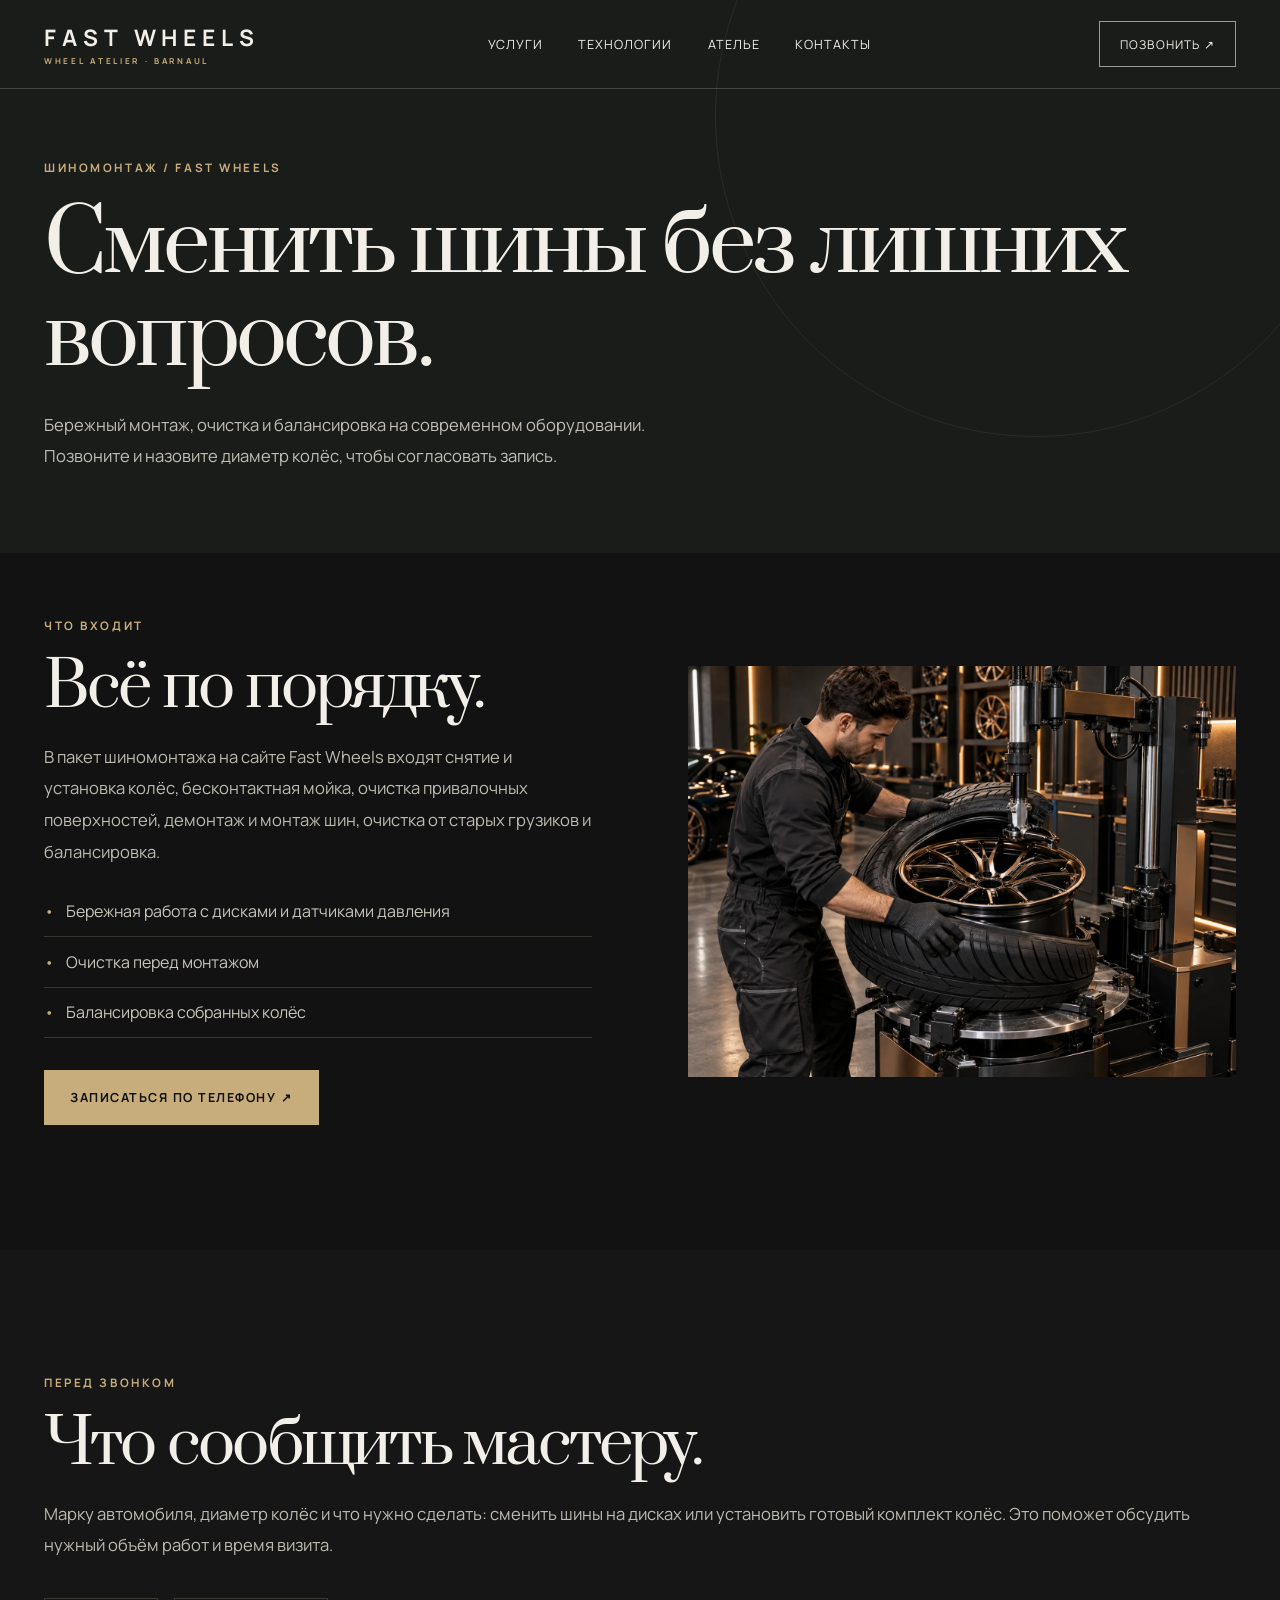
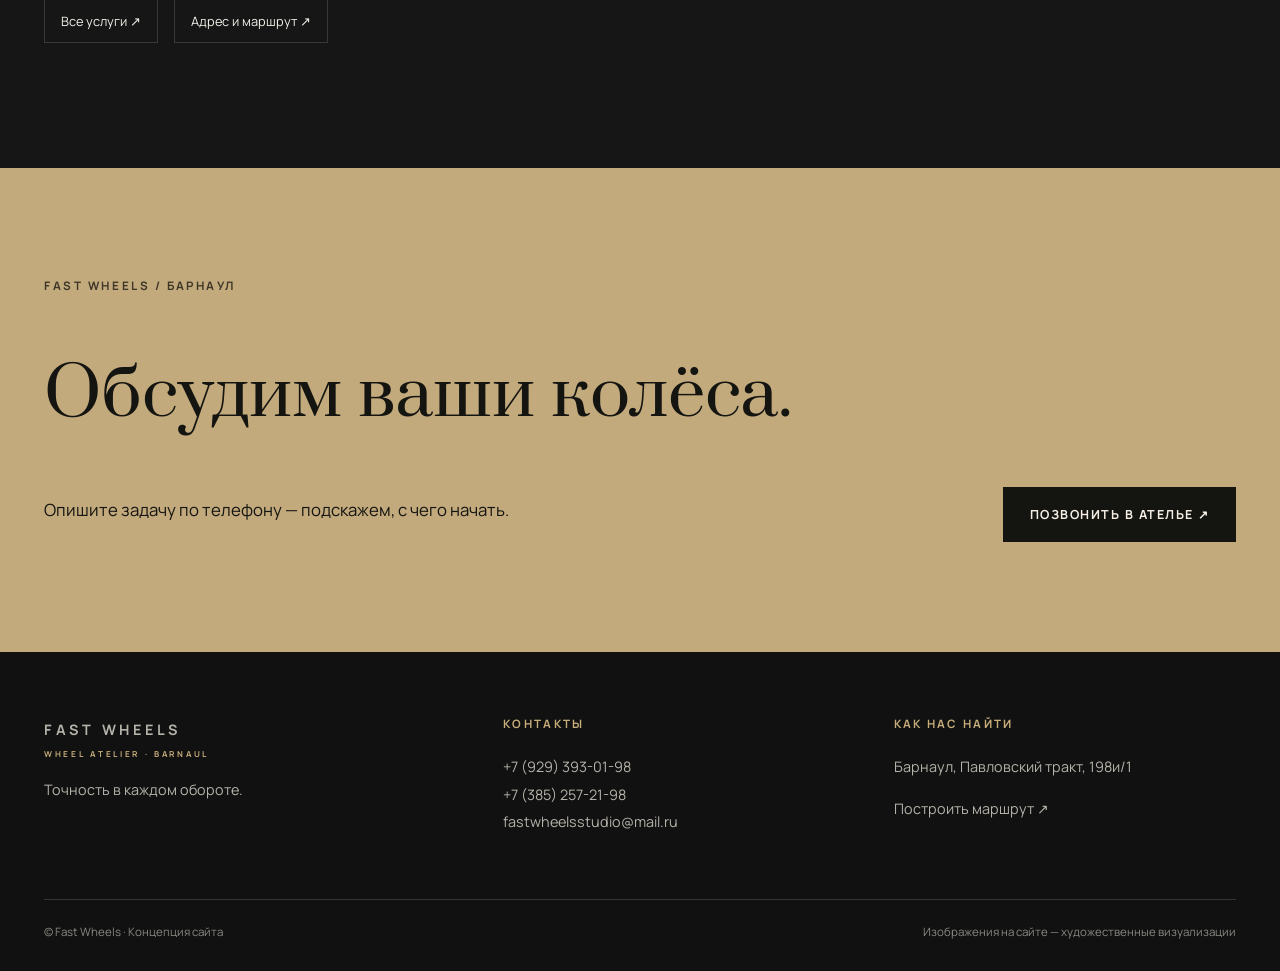
<file: tire-service/index.html>
<!doctype html><html lang="ru"><head><meta charset="utf-8"><meta name="viewport" content="width=device-width,initial-scale=1"><meta name="theme-color" content="#111211"><meta name="description" content="Высокоточный шиномонтаж и балансировка колёс Fast Wheels в Барнауле."><title>Смена шин и балансировка — Fast Wheels, Барнаул</title><link rel="icon" type="image/svg+xml" href="data:image/svg+xml,%3Csvg xmlns='http://www.w3.org/2000/svg' viewBox='0 0 64 64'%3E%3Crect width='64' height='64' fill='%23111211'/%3E%3Ccircle cx='32' cy='32' r='24' fill='none' stroke='%23c3aa7a' stroke-width='3'/%3E%3Ccircle cx='32' cy='32' r='6' fill='%23c3aa7a'/%3E%3Cpath d='M32 8v18M56 32H38M32 56V38M8 32h18' stroke='%23c3aa7a' stroke-width='3'/%3E%3C/svg%3E"><link rel="stylesheet" href="/style.css"><script src="/motion.js" defer></script></head><body><header><div class="wrap head"><a class="brand" href="/" aria-label="Fast Wheels, главная">FAST WHEELS<em>WHEEL ATELIER · BARNAUL</em></a><nav class="nav" aria-label="Разделы"><a href="/services/">Услуги</a><a href="/technology/">Технологии</a><a href="/atelier/">Ателье</a><a href="/contacts/">Контакты</a></nav><div class="header-actions"><a class="head-cta" href="tel:+79293930198">Позвонить ↗</a><button class="menu-button" type="button" aria-label="Открыть меню" aria-expanded="false">Меню</button></div></div></header><main><section class="subhero"><div class="wrap"><div class="eyebrow">Шиномонтаж / Fast Wheels</div><h1>Сменить шины без лишних вопросов.</h1><p>Бережный монтаж, очистка и балансировка на современном оборудовании. Позвоните и назовите диаметр колёс, чтобы согласовать запись.</p></div></section><section class="section"><div class="wrap sub-grid"><div><div class="eyebrow">Что входит</div><h2 class="serif">Всё по порядку.</h2><p>В пакет шиномонтажа на сайте Fast Wheels входят снятие и установка колёс, бесконтактная мойка, очистка привалочных поверхностей, демонтаж и монтаж шин, очистка от старых грузиков и балансировка.</p><ul class="service-points"><li>Бережная работа с дисками и датчиками давления</li><li>Очистка перед монтажом</li><li>Балансировка собранных колёс</li></ul><a class="primary" href="tel:+79293930198">Записаться по телефону ↗</a></div><img src="/assets/tire-service.webp" alt="Визуализация шиномонтажа на оборудовании"></div></section><section class="section intro"><div class="wrap"><div class="eyebrow">Перед звонком</div><h2 class="serif">Что сообщить мастеру.</h2><p class="content-copy">Марку автомобиля, диаметр колёс и что нужно сделать: сменить шины на дисках или установить готовый комплект колёс. Это поможет обсудить нужный объём работ и время визита.</p><div class="page-nav"><a href="/services/">Все услуги ↗</a><a href="/contacts/">Адрес и маршрут ↗</a></div></div></section><section class="contact"><div class="wrap contact-inner"><div><div class="eyebrow">Fast Wheels / Барнаул</div><h2 class="serif">Обсудим ваши колёса.</h2><p>Опишите задачу по телефону — подскажем, с чего начать.</p></div><a class="primary" href="tel:+79293930198">Позвонить в ателье ↗</a></div></section></main><footer class="footer"><div class="wrap"><div class="footer-grid"><div><a class="brand" href="/">FAST WHEELS<em>WHEEL ATELIER · BARNAUL</em></a><p>Точность в каждом обороте.</p></div><div><h4>Контакты</h4><a href="tel:+79293930198">+7 (929) 393-01-98</a><br><a href="tel:+73852572198">+7 (385) 257-21-98</a><br><a href="mailto:fastwheelsstudio@mail.ru">fastwheelsstudio@mail.ru</a></div><div><h4>Как нас найти</h4><p>Барнаул, Павловский тракт, 198и/1</p><a href="https://2gis.ru/barnaul/firm/70000001097450773" target="_blank" rel="noopener noreferrer">Построить маршрут ↗</a></div></div><div class="bottom"><span>© Fast Wheels · Концепция сайта</span><span>Изображения на сайте — художественные визуализации</span></div></div></footer><a class="mobile-call" href="tel:+79293930198">Позвонить и записаться ↗</a></body></html>
</file>
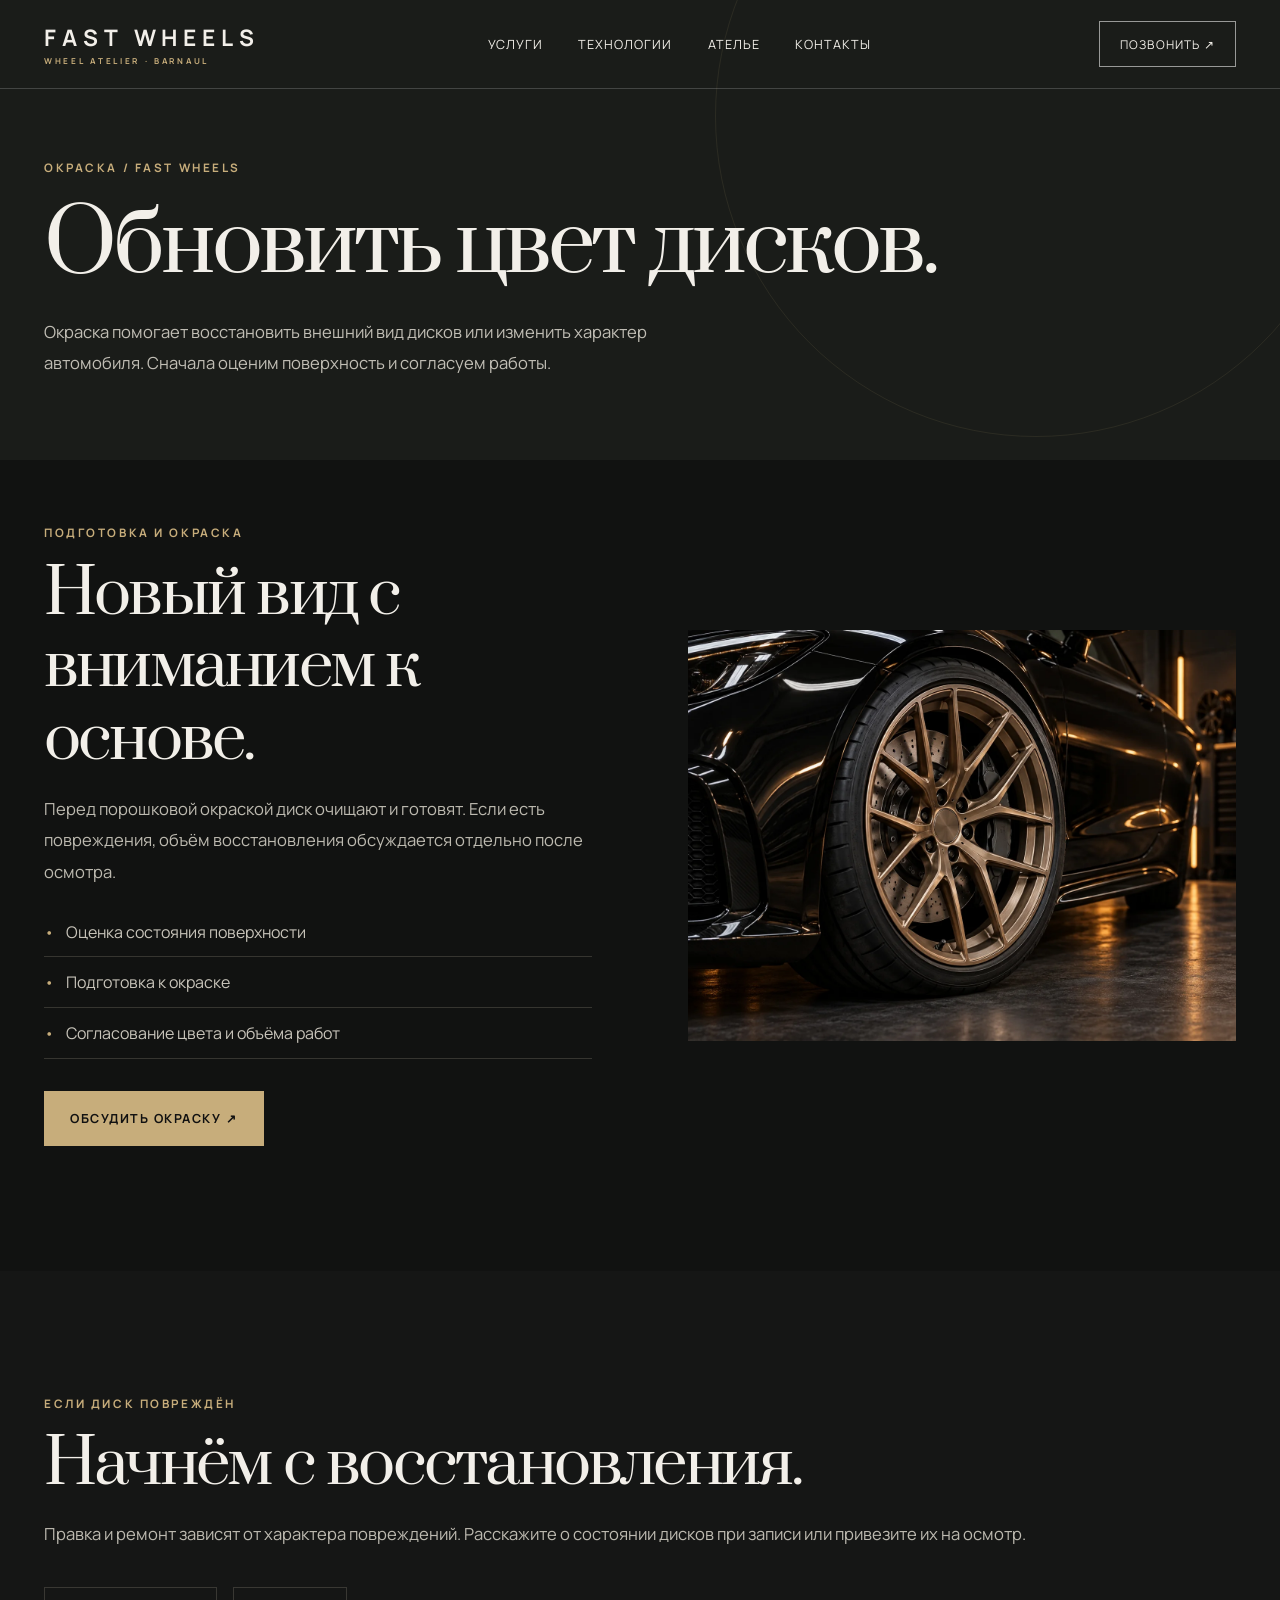
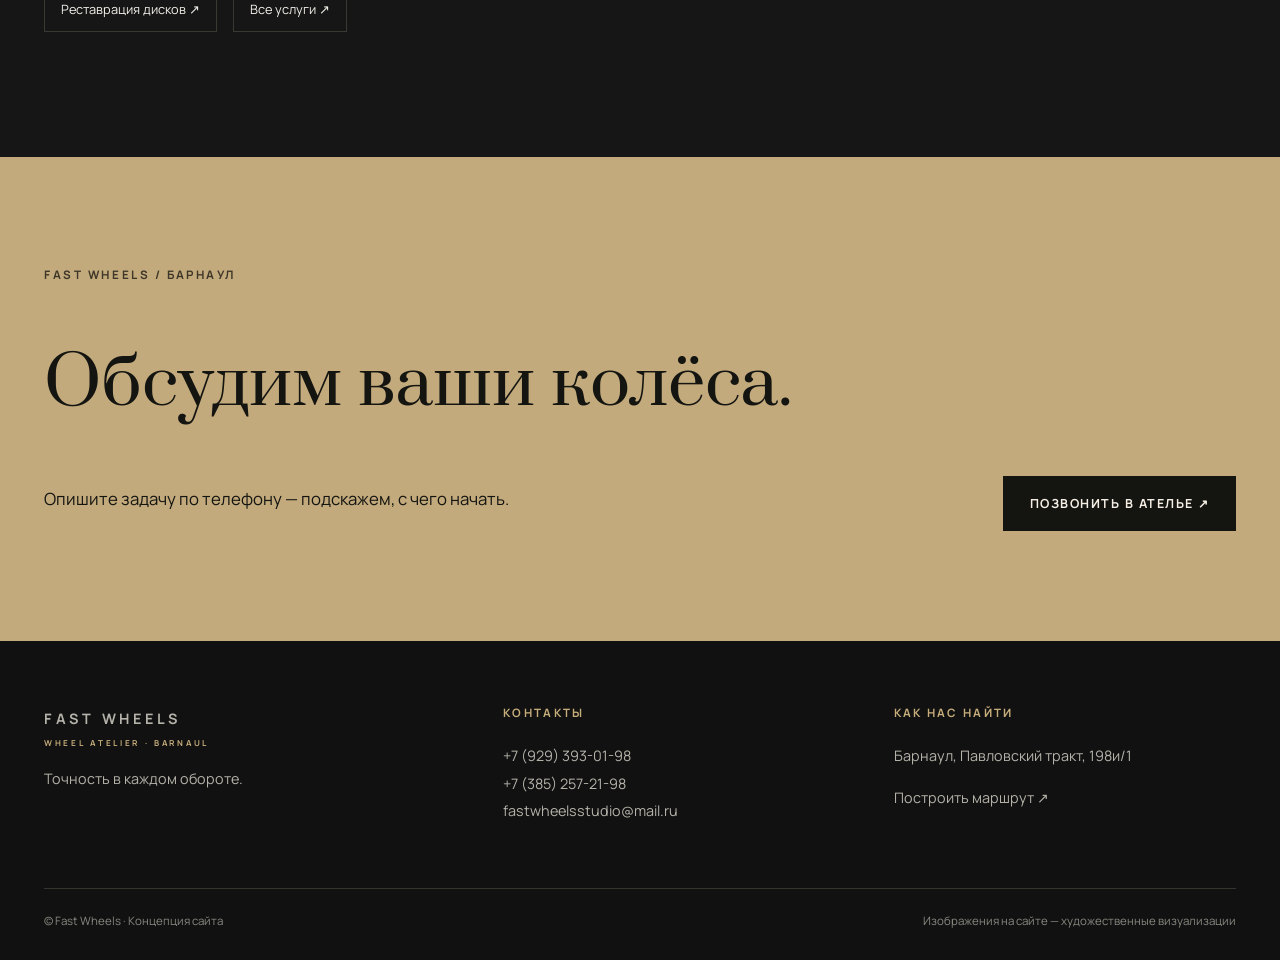
<file: wheel-painting/index.html>
<!doctype html><html lang="ru"><head><meta charset="utf-8"><meta name="viewport" content="width=device-width,initial-scale=1"><meta name="theme-color" content="#111211"><meta name="description" content="Подготовка и порошковая окраска автомобильных дисков Fast Wheels в Барнауле."><title>Порошковая окраска дисков — Fast Wheels, Барнаул</title><link rel="icon" type="image/svg+xml" href="data:image/svg+xml,%3Csvg xmlns='http://www.w3.org/2000/svg' viewBox='0 0 64 64'%3E%3Crect width='64' height='64' fill='%23111211'/%3E%3Ccircle cx='32' cy='32' r='24' fill='none' stroke='%23c3aa7a' stroke-width='3'/%3E%3Ccircle cx='32' cy='32' r='6' fill='%23c3aa7a'/%3E%3Cpath d='M32 8v18M56 32H38M32 56V38M8 32h18' stroke='%23c3aa7a' stroke-width='3'/%3E%3C/svg%3E"><link rel="stylesheet" href="/style.css"><script src="/motion.js" defer></script></head><body><header><div class="wrap head"><a class="brand" href="/" aria-label="Fast Wheels, главная">FAST WHEELS<em>WHEEL ATELIER · BARNAUL</em></a><nav class="nav" aria-label="Разделы"><a href="/services/">Услуги</a><a href="/technology/">Технологии</a><a href="/atelier/">Ателье</a><a href="/contacts/">Контакты</a></nav><div class="header-actions"><a class="head-cta" href="tel:+79293930198">Позвонить ↗</a><button class="menu-button" type="button" aria-label="Открыть меню" aria-expanded="false">Меню</button></div></div></header><main><section class="subhero"><div class="wrap"><div class="eyebrow">Окраска / Fast Wheels</div><h1>Обновить цвет дисков.</h1><p>Окраска помогает восстановить внешний вид дисков или изменить характер автомобиля. Сначала оценим поверхность и согласуем работы.</p></div></section><section class="section"><div class="wrap sub-grid"><div><div class="eyebrow">Подготовка и окраска</div><h2 class="serif">Новый вид с вниманием к основе.</h2><p>Перед порошковой окраской диск очищают и готовят. Если есть повреждения, объём восстановления обсуждается отдельно после осмотра.</p><ul class="service-points"><li>Оценка состояния поверхности</li><li>Подготовка к окраске</li><li>Согласование цвета и объёма работ</li></ul><a class="primary" href="tel:+79293930198">Обсудить окраску ↗</a></div><img src="/assets/wheel-closeup.webp" alt="Визуализация диска в бронзовом цвете"></div></section><section class="section intro"><div class="wrap"><div class="eyebrow">Если диск повреждён</div><h2 class="serif">Начнём с восстановления.</h2><p class="content-copy">Правка и ремонт зависят от характера повреждений. Расскажите о состоянии дисков при записи или привезите их на осмотр.</p><div class="page-nav"><a href="/wheel-restoration/">Реставрация дисков ↗</a><a href="/services/">Все услуги ↗</a></div></div></section><section class="contact"><div class="wrap contact-inner"><div><div class="eyebrow">Fast Wheels / Барнаул</div><h2 class="serif">Обсудим ваши колёса.</h2><p>Опишите задачу по телефону — подскажем, с чего начать.</p></div><a class="primary" href="tel:+79293930198">Позвонить в ателье ↗</a></div></section></main><footer class="footer"><div class="wrap"><div class="footer-grid"><div><a class="brand" href="/">FAST WHEELS<em>WHEEL ATELIER · BARNAUL</em></a><p>Точность в каждом обороте.</p></div><div><h4>Контакты</h4><a href="tel:+79293930198">+7 (929) 393-01-98</a><br><a href="tel:+73852572198">+7 (385) 257-21-98</a><br><a href="mailto:fastwheelsstudio@mail.ru">fastwheelsstudio@mail.ru</a></div><div><h4>Как нас найти</h4><p>Барнаул, Павловский тракт, 198и/1</p><a href="https://2gis.ru/barnaul/firm/70000001097450773" target="_blank" rel="noopener noreferrer">Построить маршрут ↗</a></div></div><div class="bottom"><span>© Fast Wheels · Концепция сайта</span><span>Изображения на сайте — художественные визуализации</span></div></div></footer><a class="mobile-call" href="tel:+79293930198">Позвонить и записаться ↗</a></body></html>
</file>
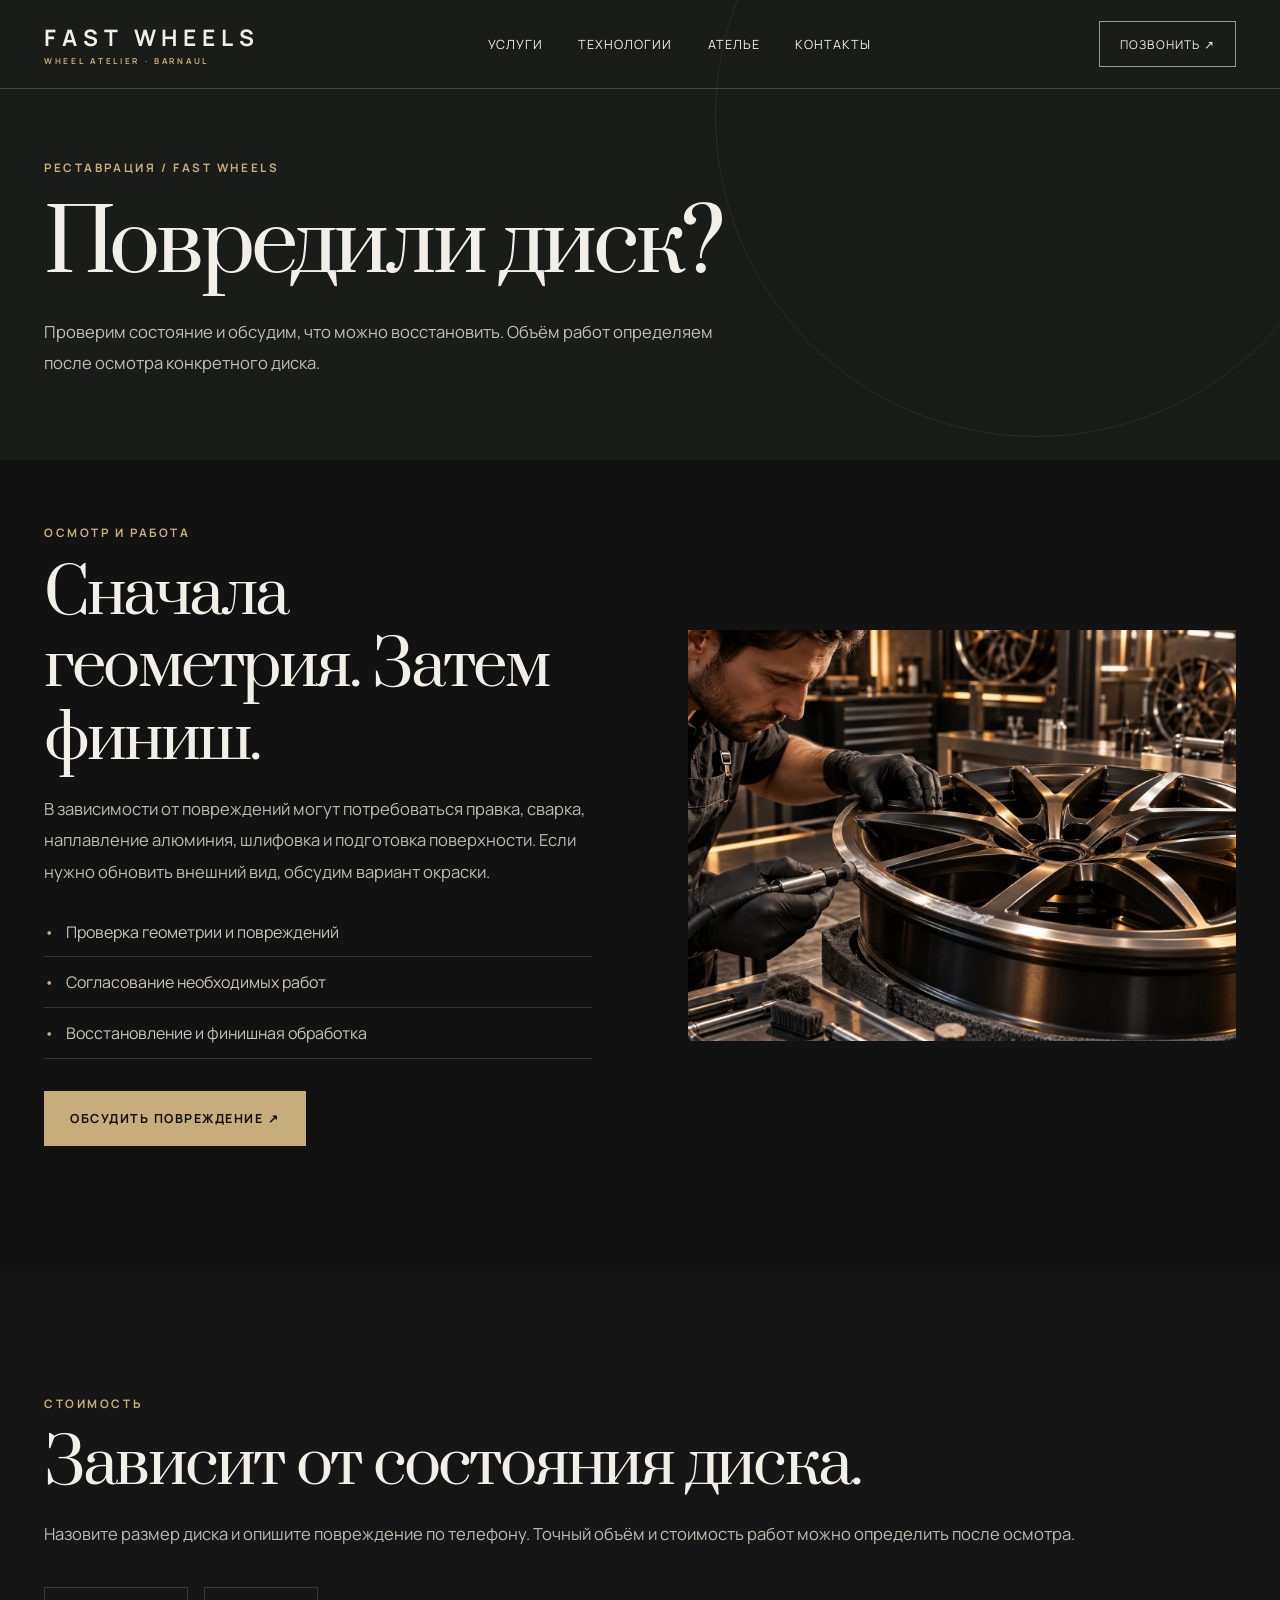
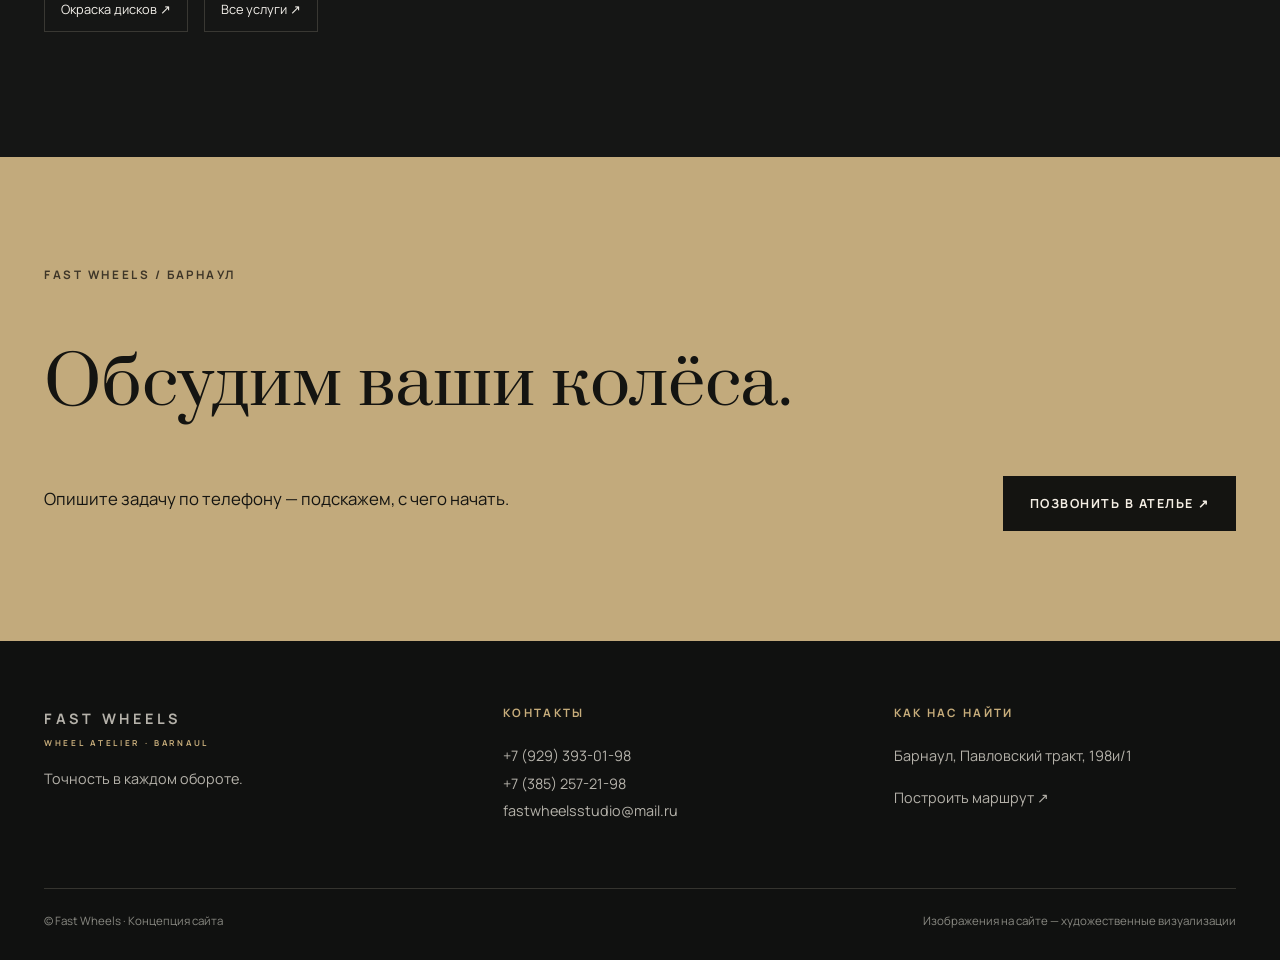
<file: wheel-restoration/index.html>
<!doctype html><html lang="ru"><head><meta charset="utf-8"><meta name="viewport" content="width=device-width,initial-scale=1"><meta name="theme-color" content="#111211"><meta name="description" content="Правка, сварка и восстановление автомобильных дисков Fast Wheels в Барнауле."><title>Реставрация дисков — Fast Wheels, Барнаул</title><link rel="icon" type="image/svg+xml" href="data:image/svg+xml,%3Csvg xmlns='http://www.w3.org/2000/svg' viewBox='0 0 64 64'%3E%3Crect width='64' height='64' fill='%23111211'/%3E%3Ccircle cx='32' cy='32' r='24' fill='none' stroke='%23c3aa7a' stroke-width='3'/%3E%3Ccircle cx='32' cy='32' r='6' fill='%23c3aa7a'/%3E%3Cpath d='M32 8v18M56 32H38M32 56V38M8 32h18' stroke='%23c3aa7a' stroke-width='3'/%3E%3C/svg%3E"><link rel="stylesheet" href="/style.css"><script src="/motion.js" defer></script></head><body><header><div class="wrap head"><a class="brand" href="/" aria-label="Fast Wheels, главная">FAST WHEELS<em>WHEEL ATELIER · BARNAUL</em></a><nav class="nav" aria-label="Разделы"><a href="/services/">Услуги</a><a href="/technology/">Технологии</a><a href="/atelier/">Ателье</a><a href="/contacts/">Контакты</a></nav><div class="header-actions"><a class="head-cta" href="tel:+79293930198">Позвонить ↗</a><button class="menu-button" type="button" aria-label="Открыть меню" aria-expanded="false">Меню</button></div></div></header><main><section class="subhero"><div class="wrap"><div class="eyebrow">Реставрация / Fast Wheels</div><h1>Повредили диск?</h1><p>Проверим состояние и обсудим, что можно восстановить. Объём работ определяем после осмотра конкретного диска.</p></div></section><section class="section"><div class="wrap sub-grid"><div><div class="eyebrow">Осмотр и работа</div><h2 class="serif">Сначала геометрия. Затем финиш.</h2><p>В зависимости от повреждений могут потребоваться правка, сварка, наплавление алюминия, шлифовка и подготовка поверхности. Если нужно обновить внешний вид, обсудим вариант окраски.</p><ul class="service-points"><li>Проверка геометрии и повреждений</li><li>Согласование необходимых работ</li><li>Восстановление и финишная обработка</li></ul><a class="primary" href="tel:+79293930198">Обсудить повреждение ↗</a></div><img src="/assets/rim-restoration.webp" alt="Визуализация восстановления края диска"></div></section><section class="section intro"><div class="wrap"><div class="eyebrow">Стоимость</div><h2 class="serif">Зависит от состояния диска.</h2><p class="content-copy">Назовите размер диска и опишите повреждение по телефону. Точный объём и стоимость работ можно определить после осмотра.</p><div class="page-nav"><a href="/wheel-painting/">Окраска дисков ↗</a><a href="/services/">Все услуги ↗</a></div></div></section><section class="contact"><div class="wrap contact-inner"><div><div class="eyebrow">Fast Wheels / Барнаул</div><h2 class="serif">Обсудим ваши колёса.</h2><p>Опишите задачу по телефону — подскажем, с чего начать.</p></div><a class="primary" href="tel:+79293930198">Позвонить в ателье ↗</a></div></section></main><footer class="footer"><div class="wrap"><div class="footer-grid"><div><a class="brand" href="/">FAST WHEELS<em>WHEEL ATELIER · BARNAUL</em></a><p>Точность в каждом обороте.</p></div><div><h4>Контакты</h4><a href="tel:+79293930198">+7 (929) 393-01-98</a><br><a href="tel:+73852572198">+7 (385) 257-21-98</a><br><a href="mailto:fastwheelsstudio@mail.ru">fastwheelsstudio@mail.ru</a></div><div><h4>Как нас найти</h4><p>Барнаул, Павловский тракт, 198и/1</p><a href="https://2gis.ru/barnaul/firm/70000001097450773" target="_blank" rel="noopener noreferrer">Построить маршрут ↗</a></div></div><div class="bottom"><span>© Fast Wheels · Концепция сайта</span><span>Изображения на сайте — художественные визуализации</span></div></div></footer><a class="mobile-call" href="tel:+79293930198">Позвонить и записаться ↗</a></body></html>
</file>
<file: style.css>
@import url('https://fonts.googleapis.com/css2?family=Manrope:wght@400;500;600;700&family=Prata&display=swap');
    :root{color-scheme:dark;--ink:#111211;--panel:#191a19;--line:rgba(218,208,186,.18);--text:#f2efe9;--muted:#a5a29a;--gold:#c7ad7b;font-family:Manrope,Arial,sans-serif;scroll-behavior:auto}
    *{box-sizing:border-box}body{margin:0;background:var(--ink);color:var(--text)}a{color:inherit;text-decoration:none}button{font:inherit}::selection{background:#c7ad7b;color:#111211}
    .wrap{width:min(1320px,calc(100% - 88px));margin:auto}.eyebrow{font-size:.73rem;letter-spacing:.22em;text-transform:uppercase;color:var(--gold);font-weight:700}.serif{font-family:Prata,Georgia,serif;font-weight:400}.muted{color:var(--muted)}
    header{position:absolute;z-index:10;top:0;left:0;width:100%;border-bottom:1px solid rgba(255,255,255,.18)}.head{display:flex;align-items:center;justify-content:space-between;min-height:88px;gap:2rem}.brand{font-size:1.42rem;letter-spacing:.26em;font-weight:700;white-space:nowrap}.brand em{display:block;font-style:normal;font-size:.51rem;letter-spacing:.33em;color:var(--gold);margin-top:.15rem}.nav{display:flex;gap:2.2rem;font-size:.79rem;letter-spacing:.08em;text-transform:uppercase}.nav a:hover,.footer a:hover{color:var(--gold)}.head-cta{border:1px solid rgba(255,255,255,.55);padding:.82rem 1.25rem;font-size:.75rem;letter-spacing:.1em;text-transform:uppercase;white-space:nowrap;transition:.2s}.head-cta:hover{background:var(--gold);border-color:var(--gold);color:#101010}
    .hero{position:relative;min-height:800px;height:100svh;max-height:1050px;display:flex;align-items:end;isolation:isolate;background:#171817 url('assets/car-complete.webp') center center/cover no-repeat}.hero:before{content:'';position:absolute;inset:0;background:linear-gradient(90deg,rgba(9,10,9,.86) 0%,rgba(9,10,9,.57) 40%,rgba(9,10,9,.08) 80%),linear-gradient(0deg,rgba(9,10,9,.65),transparent 38%);z-index:-1}.hero-content{padding-bottom:8.5rem}.hero .eyebrow{margin-bottom:2rem}.hero h1{font-size:clamp(3.4rem,6.5vw,7.25rem);line-height:1.08;letter-spacing:-.045em;max-width:790px;margin:0}.hero h1 i{color:var(--gold);font-style:normal}.hero p{font-size:1.08rem;line-height:1.8;max-width:540px;color:#dedbd5;margin:2rem 0 2.6rem}.actions{display:flex;align-items:center;gap:2rem;flex-wrap:wrap}.primary{display:inline-flex;align-items:center;justify-content:center;gap:2rem;background:var(--gold);color:#111;padding:1.12rem 1.65rem;font-size:.78rem;text-transform:uppercase;letter-spacing:.12em;font-weight:700;min-height:55px;transition:background .2s,transform .2s}.primary:hover{background:#e0c89b;transform:translateY(-2px)}.text-link{font-size:.77rem;text-transform:uppercase;letter-spacing:.13em;border-bottom:1px solid var(--gold);padding:.7rem 0}.hero-side{position:absolute;bottom:3rem;right:4rem;font-size:.7rem;letter-spacing:.2em;writing-mode:vertical-rl;color:#ccc;text-transform:uppercase}
    .section{padding:125px 0}.section-head{display:flex;justify-content:space-between;align-items:end;gap:3rem;margin-bottom:3rem}.section h2{font-size:clamp(2.65rem,4.8vw,5.2rem);line-height:1.18;letter-spacing:-.045em;margin:1.1rem 0 0}.section-head p{max-width:360px;line-height:1.8;margin:0 0 .5rem}.intro{background:#151615}.intro-grid{display:grid;grid-template-columns:1fr 1fr;gap:8%;align-items:center}.intro-text{max-width:610px}.intro-text>p{font-size:1.1rem;line-height:1.9;margin:2rem 0 0}.statement{border-left:1px solid var(--gold);padding:2rem 0 2rem 3rem;font:clamp(1.5rem,2.3vw,2.6rem)/1.5 Prata,Georgia,serif;color:#e3d9c6}.statement small{display:block;margin-top:1.5rem;color:var(--gold);font:600 .73rem Manrope,Arial,sans-serif;letter-spacing:.19em;text-transform:uppercase}
    .services{background:#111211}.service-list{border-top:1px solid var(--line)}.service{display:grid;grid-template-columns:90px minmax(220px,1fr) minmax(280px,.8fr) 28px;gap:2rem;align-items:center;padding:2.3rem .2rem;border-bottom:1px solid var(--line);transition:background .2s,padding .2s}.service:hover{background:#1b1c1a;padding-left:1.1rem;padding-right:1.1rem}.service .num{color:var(--gold);font-size:.82rem}.service h3{font:400 clamp(1.5rem,2.4vw,2.6rem) Prata,Georgia,serif;margin:0}.service p{line-height:1.65;font-size:.92rem;color:var(--muted);margin:0}.service .arr{font-size:1.5rem;color:var(--gold)}
    .feature{background:#1b1c1a;overflow:hidden}.feature-grid{display:grid;grid-template-columns:1fr 1fr;min-height:650px}.feature-photo{background:#242422 url('assets/wheel-work.webp') center/cover no-repeat;min-height:520px}.feature-copy{padding:7rem clamp(2rem,7vw,8rem);display:flex;flex-direction:column;justify-content:center}.feature-copy h2{font-size:clamp(2.8rem,4vw,4.8rem)}.feature-copy p{color:#b7b2a8;line-height:1.85;font-size:1rem;max-width:470px;margin:1.5rem 0 2rem}.detail-line{border-top:1px solid var(--line);padding:1.1rem 0;display:flex;justify-content:space-between;gap:1rem;font-size:.83rem}.detail-line span:last-child{color:var(--gold)}
    .method{background:#141514}.steps{display:grid;grid-template-columns:repeat(3,1fr);border-top:1px solid var(--line)}.step{padding:2.7rem 2.6rem 1rem 0;border-right:1px solid var(--line)}.step:last-child{border:0;padding-left:2.6rem}.step:nth-child(2){padding-left:2.6rem}.step .big{font:400 3rem Prata,Georgia,serif;color:var(--gold)}.step h3{font:400 1.55rem Prata,Georgia,serif;margin:2.2rem 0 1rem}.step p{color:var(--muted);line-height:1.8;max-width:340px}
    .contact{background:#c2aa7c;color:#141411;padding:110px 0}.contact .eyebrow{color:#3e3628}.contact-inner{display:flex;justify-content:space-between;align-items:end;gap:3rem}.contact h2{font-size:clamp(3rem,5.2vw,6rem);max-width:800px}.contact p{font-size:1.05rem;line-height:1.8}.contact .primary{background:#141411;color:#f4eee4;white-space:nowrap}.contact .primary:hover{background:#33342e}.footer{background:#101110;padding:4rem 0 2rem}.footer-grid{display:grid;grid-template-columns:1.2fr 1fr 1fr;gap:3rem}.footer .brand{display:inline-block}.footer h4{color:var(--gold);font-size:.72rem;text-transform:uppercase;letter-spacing:.2em;margin:0 0 1.4rem}.footer p,.footer a{color:#b5b2aa;line-height:1.9;font-size:.9rem}.footer .bottom{border-top:1px solid var(--line);padding-top:1.5rem;margin-top:4rem;display:flex;justify-content:space-between;gap:1rem;font-size:.72rem;color:#898982}
    @media(max-width:900px){.wrap{width:min(100% - 42px,1320px)}.nav{display:none}.hero{min-height:720px;background-position:62% center}.hero-content{padding-bottom:7rem}.hero-side{display:none}.intro-grid,.feature-grid{grid-template-columns:1fr}.statement{margin-top:2rem}.feature-photo{min-height:470px}.feature-copy{padding:5rem 21px}.service{grid-template-columns:45px 1fr 20px;gap:1rem}.service p{grid-column:2;grid-row:2}.service .arr{grid-column:3;grid-row:1}.contact-inner{align-items:start;flex-direction:column}.footer-grid{grid-template-columns:1fr 1fr}}
    @media(max-width:600px){.head{min-height:72px}.brand{font-size:1.06rem;letter-spacing:.18em}.head-cta{font-size:.66rem;padding:.7rem .8rem}.hero{min-height:690px;height:92svh;background-position:66% center}.hero:before{background:linear-gradient(90deg,rgba(9,10,9,.86),rgba(9,10,9,.25)),linear-gradient(0deg,#111 0%,transparent 50%)}.hero-content{padding-bottom:4.5rem}.hero h1{font-size:clamp(2.9rem,12vw,4.3rem)}.hero p{font-size:.95rem}.section{padding:80px 0}.section-head{display:block}.section-head p{margin:1.7rem 0 0}.statement{padding-left:1.5rem}.feature-photo{min-height:340px}.feature-copy{padding:4rem 21px}.steps{grid-template-columns:1fr}.step,.step:nth-child(2),.step:last-child{border-right:0;border-bottom:1px solid var(--line);padding:2rem 0}.contact{padding:75px 0}.contact h2{font-size:clamp(2.8rem,12vw,4.2rem)}.footer-grid{grid-template-columns:1fr}.footer .bottom{flex-direction:column;margin-top:2rem}}
    @media(prefers-reduced-motion:reduce){:root{scroll-behavior:auto}*{transition:none!important}}
    /* Wheel mechanism: a scroll-controlled technical illustration. */
    .explosion{height:330vh;position:relative;background:#0d0f0e}.explosion-sticky{height:100svh;min-height:660px;position:sticky;top:0;overflow:hidden;display:flex;flex-direction:column;justify-content:space-between;padding:40px 0 32px;background:radial-gradient(circle at 62% 51%,#22251f 0,#111311 36%,#0d0f0e 72%)}.explosion-sticky:after{content:'';position:absolute;inset:0;background:linear-gradient(90deg,#0d0f0e 0%,transparent 30%,transparent 70%,#0d0f0e 100%);pointer-events:none}.explosion-top,.explosion-bottom{position:relative;z-index:3;display:flex;justify-content:space-between;align-items:center}.explosion-bottom{font-size:.72rem;text-transform:uppercase;letter-spacing:.17em;color:#aaa79d}.scene-progress{display:block;width:136px;height:1px;background:#5a5850}.scene-progress i{display:block;width:var(--progress-width,0%);height:1px;background:var(--gold)}.scene-wrap{position:relative;width:min(1320px,100% - 88px);height:min(650px,75vh);margin:auto;display:flex;align-items:center}.scene-text{width:34%;z-index:2;position:relative;transform:translateY(var(--scene-text-y,0px));opacity:var(--scene-text-opacity,1)}.scene-kicker{color:var(--gold);font-size:.74rem;letter-spacing:.2em;text-transform:uppercase}.scene-text h2{font-size:clamp(2.5rem,4vw,5rem);line-height:1.2;margin:1.4rem 0}.scene-text p{color:#bbb8ae;line-height:1.8;max-width:340px}.wheel-stage{height:min(530px,65vh);aspect-ratio:1;position:absolute;left:calc(57% - min(265px,32.5vh));top:50%;transform:translateY(-50%);perspective:900px}.wheel-stage:before{content:'';position:absolute;inset:13%;border:1px solid rgba(199,173,123,.08);border-radius:50%;box-shadow:0 0 100px rgba(199,173,123,.1)}.part{position:absolute;inset:0;display:grid;place-items:center;will-change:transform;filter:drop-shadow(0 20px 15px rgba(0,0,0,.65));transition:filter .2s}.part svg{width:100%;height:100%}.part span{position:absolute;bottom:-16px;left:50%;white-space:nowrap;transform:translateX(-50%);font-size:.7rem;letter-spacing:.14em;text-transform:uppercase;color:var(--gold);opacity:var(--label-opacity,0);transition:opacity .12s}.part.tire{z-index:4;transform:translate3d(var(--tire-x,0%),0,var(--tire-z,0px)) rotate(var(--tire-rot,0deg))}.part.rim{z-index:3;transform:translate3d(var(--rim-x,0%),0,var(--rim-z,0px)) rotate(var(--rim-rot,0deg))}.part.rotor{z-index:2;transform:translate3d(var(--rotor-x,0%),0,0) scale(.88)}.part.hub{z-index:1;transform:translate3d(var(--hub-x,0%),0,-70px) scale(.86)}.scene-count{color:var(--gold)}
    .subhero{padding:190px 0 95px;background:#1a1c19;position:relative;overflow:hidden}.subhero:after{content:'';position:absolute;right:-6vw;top:-16vw;width:50vw;height:50vw;border:1px solid rgba(199,173,123,.1);border-radius:50%;pointer-events:none}.subhero h1{font:400 clamp(3.3rem,6.6vw,7.5rem)/1.1 Prata,Georgia,serif;letter-spacing:-.045em;max-width:1100px;margin:1.5rem 0}.subhero p{max-width:680px;color:#c1beb5;font-size:1.04rem;line-height:1.85}.subhero .eyebrow{position:relative;z-index:1}.subhero>*{position:relative;z-index:1}.sub-grid{display:grid;grid-template-columns:1fr 1fr;gap:8%;align-items:center}.sub-grid img{display:block;width:100%;height:auto;aspect-ratio:4/3;object-fit:cover}.sub-grid p,.content-copy{font-size:1.04rem;line-height:1.9;color:#bdbab0}.service-card-grid{display:grid;grid-template-columns:repeat(2,1fr);gap:1px;background:var(--line);border:1px solid var(--line)}.service-card{padding:3rem;background:#171917;min-height:300px;display:flex;flex-direction:column;justify-content:space-between}.service-card b{color:var(--gold);font-size:.8rem}.service-card h2{font:400 clamp(1.65rem,2.5vw,2.6rem) Prata,Georgia,serif;margin:2rem 0 1rem}.service-card p{line-height:1.75;color:#aaa89f;max-width:440px}.service-card a{color:var(--gold);border-bottom:1px solid var(--gold);width:max-content;padding-bottom:.35rem;font-size:.78rem;text-transform:uppercase;letter-spacing:.12em}.list-facts{display:grid;grid-template-columns:repeat(3,1fr);gap:2rem;border-top:1px solid var(--line)}.fact{padding:2rem 0;border-right:1px solid var(--line)}.fact:last-child{border:0}.fact h3{font:400 1.55rem Prata,Georgia,serif}.fact p{color:#aaa89f;line-height:1.8;max-width:350px}.article-section{padding:95px 0;border-bottom:1px solid var(--line)}.article-section h2{font:400 clamp(2.3rem,4vw,4.4rem)/1.25 Prata,Georgia,serif;margin:1rem 0 1.5rem}.article-section p{font-size:1.02rem;line-height:1.9;color:#bbb8ad;max-width:720px}.article-section ul{color:#bbb8ad;line-height:2;font-size:1rem;padding-left:1.2rem}.page-nav{display:flex;gap:1rem;flex-wrap:wrap;margin-top:2.3rem}.page-nav a{border:1px solid var(--line);padding:.8rem 1rem;font-size:.8rem}.page-nav a:hover{color:var(--gold);border-color:var(--gold)}.contact-page{display:grid;grid-template-columns:1fr 1fr;gap:8%;align-items:start}.contact-page a{display:block;width:max-content;font:400 clamp(1.25rem,2.2vw,2.2rem) Prata,Georgia,serif;margin:1rem 0}.contact-page a:hover{color:var(--gold)}.contact-page p{color:#bdbab0;line-height:1.8}.map-link{font-family:Manrope,Arial,sans-serif!important;font-size:.8rem!important;letter-spacing:.1em;text-transform:uppercase;color:var(--gold)}
    @media(hover:hover) and (pointer:fine){html.custom-cursor,html.custom-cursor a,html.custom-cursor button{cursor:none}.cursor-ring,.cursor-dot{position:fixed;top:0;left:0;border-radius:50%;pointer-events:none;z-index:1000;opacity:0;transition:opacity .2s,border-color .2s,background .2s}.cursor-ring{width:38px;height:38px;border:1px solid var(--gold);transform:translate3d(var(--cx,-100px),var(--cy,-100px),0) translate(-50%,-50%)}.cursor-dot{width:5px;height:5px;background:var(--gold);transform:translate3d(var(--dx,-100px),var(--dy,-100px),0) translate(-50%,-50%)}html.custom-cursor.cursor-visible .cursor-ring,html.custom-cursor.cursor-visible .cursor-dot{opacity:1}html.cursor-hover .cursor-ring{background:rgba(199,173,123,.16);width:58px;height:58px}}
    @media(max-width:900px){.scene-wrap{width:min(100% - 42px,1320px)}.scene-text{width:40%}.wheel-stage{left:45%;height:min(460px,52vh)}.subhero{padding:140px 0 75px}.service-card-grid{grid-template-columns:1fr}.list-facts{grid-template-columns:1fr}.fact{border-right:0;border-bottom:1px solid var(--line)}.sub-grid,.contact-page{grid-template-columns:1fr}.sub-grid img{order:-1}}
    @media(max-width:600px){.explosion{height:270svh}.explosion-sticky{min-height:0;padding:28px 0}.scene-wrap{height:80vh;display:block}.scene-text{width:100%;padding-top:5vh}.scene-text h2{font-size:2.2rem}.scene-text p{font-size:.85rem;max-width:270px}.wheel-stage{height:min(330px,43vh);left:calc(50% - min(165px,21.5vh));top:60%}.part span{font-size:.52rem;bottom:-5px}.explosion-bottom{font-size:.6rem}.scene-progress{width:70px}.subhero{padding:125px 0 65px}.subhero h1{font-size:clamp(3rem,12vw,4.5rem)}.service-card{min-height:250px;padding:2rem}.article-section{padding:65px 0}}
    @media(prefers-reduced-motion:reduce){.explosion{height:auto}.explosion-sticky{position:relative;height:auto;min-height:680px}.part.tire{transform:translateX(-45%)}.part.rim{transform:translateX(-14%)}.part.rotor{transform:translateX(20%) scale(.88)}.part.hub{transform:translateX(50%) scale(.86)}.part span{opacity:1}.cursor-ring,.cursor-dot{display:none}}
  

.header-actions{display:flex;align-items:center;gap:1rem}.menu-button{display:none;border:1px solid rgba(255,255,255,.5);background:transparent;color:#f2efe9;padding:.72rem 1rem;text-transform:uppercase;font-size:.7rem;letter-spacing:.1em}.menu-button:hover{border-color:var(--gold);color:var(--gold)}
@media(max-width:900px){.menu-button{display:block}.nav{display:none;position:absolute;top:100%;left:0;right:0;background:#131513;border-bottom:1px solid var(--line);padding:1.5rem 21px 2rem;flex-direction:column;gap:0}.menu-open .nav{display:flex}.nav a{padding:.85rem 0;font-size:.9rem}.nav a:focus-visible,.menu-button:focus-visible{outline:2px solid var(--gold);outline-offset:3px}}
@media(max-width:600px){.header-actions{gap:.45rem}.menu-button{padding:.65rem .7rem}}
/* The opening story is made from lit photographic layers; scroll controls every transition. */
.cinematic{height:440svh;background:#0d0e0d}.cinematic-sticky{position:sticky;top:0;height:100svh;min-height:620px;overflow:hidden;isolation:isolate;background:#0d0e0d}.cine-bg{position:absolute;inset:0;background-size:cover;background-position:center center;will-change:opacity,transform}.car-complete{background-image:url('/assets/car-complete.webp');opacity:var(--car-complete-opacity,1)}.car-open{background-image:url('/assets/car-open.webp');opacity:var(--car-open-opacity,0)}.workshop{background-image:url('/assets/wheel-work.webp');opacity:var(--workshop-opacity,0);transform:scale(var(--workshop-scale,1.1));background-position:center center}.cine-shade{position:absolute;inset:0;background:linear-gradient(90deg,rgba(6,7,6,.83),rgba(6,7,6,.22) 64%,rgba(6,7,6,.2)),linear-gradient(0deg,rgba(6,7,6,.6),transparent 38%);pointer-events:none}.cine-wheel{position:absolute;z-index:2;width:min(37vw,580px);height:auto;left:var(--wheel-x,58%);top:var(--wheel-y,58%);opacity:var(--wheel-opacity,0);transform:translate(-50%,-50%) scale(var(--wheel-scale,.36)) rotate(var(--wheel-rotation,0deg));filter:drop-shadow(0 28px 28px rgba(0,0,0,.7));will-change:transform,left,top,opacity}.cine-parts{position:absolute;z-index:2;width:min(68vw,1080px);aspect-ratio:1672/941;left:58%;top:51%;transform:translate(-50%,-50%) scale(var(--parts-scale,.85));opacity:var(--parts-opacity,0);will-change:transform,opacity}.cine-parts img{position:absolute;inset:0;display:block;width:100%;height:100%;object-fit:contain;filter:drop-shadow(0 24px 22px rgba(0,0,0,.55))}.cine-tire{clip-path:inset(0 50% 0 0);transform:translateX(var(--tire-offset,22%)) rotate(var(--tire-rotation,0deg))}.cine-rim{clip-path:inset(0 0 0 50%);transform:translateX(var(--rim-offset,-22%)) rotate(var(--rim-rotation,0deg))}.cine-overlays{position:relative;z-index:3;height:100%;pointer-events:none}.cine-copy{position:absolute;left:0;top:50%;width:min(600px,48%);transform:translateY(-40%);pointer-events:none}.cine-copy a{pointer-events:auto}.cine-copy h1,.cine-copy h2{font-size:clamp(3.4rem,6vw,7.2rem);line-height:1.08;letter-spacing:-.045em;margin:1.6rem 0 1.5rem}.cine-copy h1 i{color:var(--gold);font-style:normal}.cine-copy p{color:#dedbd5;font-size:1.03rem;line-height:1.8;max-width:460px;margin-bottom:2.2rem}.cine-intro{opacity:var(--intro-opacity,1);visibility:var(--intro-visibility,visible)}.cine-detail{opacity:var(--detail-opacity,0);visibility:var(--detail-visibility,hidden)}.cine-work{opacity:var(--work-copy-opacity,0);visibility:var(--work-visibility,hidden)}.cine-ui{position:absolute;z-index:4;bottom:38px;left:50%;transform:translateX(-50%);display:flex;align-items:center;justify-content:space-between;gap:2rem;color:#d6d1c4;font-size:.68rem;text-transform:uppercase;letter-spacing:.18em}.cine-track{width:25vw;max-width:360px;height:1px;background:rgba(255,255,255,.4)}.cine-track i{display:block;height:1px;width:var(--cine-progress,0%);background:var(--gold)}
@media(max-width:900px){.cine-copy{width:min(530px,66%)}.cine-parts{width:90vw}.cine-wheel{width:52vw}.cine-bg{background-position:60% center}}
@media(max-width:600px){.cinematic{height:370svh}.cinematic-sticky{min-height:0}.cine-bg{background-position:62% center}.cine-shade{background:linear-gradient(180deg,rgba(5,6,5,.55),rgba(5,6,5,.09) 38%,rgba(5,6,5,.7))}.cine-copy{top:auto;bottom:13%;width:100%;transform:none}.cine-copy h1,.cine-copy h2{font-size:clamp(2.7rem,11vw,4.2rem);margin:.8rem 0}.cine-copy p{font-size:.88rem;max-width:330px;margin:0 0 1.3rem}.cine-copy .primary{min-height:47px;padding:.8rem 1rem;font-size:.69rem}.cine-detail,.cine-work{bottom:12%}.cine-wheel{width:65vw}.cine-parts{width:120vw;left:50%;top:40%}.cine-ui{bottom:20px;font-size:.53rem;gap:.5rem}.cine-track{width:20vw}.cine-scroll{max-width:80px;text-align:right}.workshop{background-position:60% center}}
@media(prefers-reduced-motion:reduce){.cinematic{height:100svh}.car-open,.workshop,.cine-wheel,.cine-parts,.cine-detail,.cine-work{display:none}.cine-intro{opacity:1;visibility:visible}.cinematic-sticky{position:relative}}
/* The photos and moving components overlap through the whole disassembly. */
.car-complete,.car-open{transform:scale(var(--car-zoom,1));transform-origin:60% 57%}
.cine-shade{background-color:rgba(7,8,7,var(--scene-dim,0))}
.cine-wheel{filter:blur(var(--wheel-blur,0px)) drop-shadow(0 28px 28px rgba(0,0,0,.7))}
.cine-parts{left:var(--parts-x,58%);top:var(--parts-y,51%)}
.cine-parts img{filter:blur(var(--parts-blur,0px)) drop-shadow(0 24px 22px rgba(0,0,0,.55))}
/* Service discovery for visitors who know their symptom, not the shop vocabulary. */
.task-section{background:#151715}.task-section h2{margin-bottom:2.5rem}.task-grid{display:grid;grid-template-columns:repeat(2,minmax(0,1fr));gap:1px;background:var(--line);border:1px solid var(--line)}.task-card{min-height:205px;background:#1d1f1c;padding:2.1rem;display:flex;flex-direction:column;align-items:start;justify-content:space-between;transition:background .2s,transform .2s}.task-card:hover,.task-card:focus-visible{background:#272923}.task-card span{font-size:.75rem;letter-spacing:.13em;text-transform:uppercase;color:var(--gold)}.task-card strong{font:400 clamp(1.4rem,2.1vw,2.25rem)/1.3 Prata,Georgia,serif}.task-card small{font-size:.88rem;color:#cbc6b9}.visual-services{background:#111311}.service-photo-grid{display:grid;grid-template-columns:repeat(2,minmax(0,1fr));gap:28px}.photo-service{background:#1a1c19;border:1px solid var(--line);overflow:hidden}.photo-service img{display:block;width:100%;height:310px;object-fit:cover;transition:transform .4s}.photo-service>a:hover img{transform:scale(1.035)}.service-info{padding:2.1rem}.service-info h3{font:400 clamp(1.55rem,2.5vw,2.5rem)/1.3 Prata,Georgia,serif;margin:1rem 0}.service-info p{font-size:1rem;line-height:1.75;color:#bdbab0;min-height:3.5em}.service-info>a{display:inline-block;color:var(--gold);font-size:.84rem;letter-spacing:.08em;border-bottom:1px solid var(--gold);padding-bottom:.45rem;margin-top:.8rem}
.service-gallery{display:grid;gap:1px;border:1px solid var(--line);background:var(--line)}.gallery-service{display:grid;grid-template-columns:48% 52%;background:#191b18;min-height:410px}.gallery-service:nth-child(even) img{order:2}.gallery-service>img{width:100%;height:100%;min-height:410px;max-height:520px;object-fit:cover}.gallery-service>div{padding:clamp(2rem,4vw,4.3rem);display:flex;flex-direction:column;align-items:start;justify-content:center}.gallery-service h2{font:400 clamp(2rem,3.2vw,3.6rem)/1.22 Prata,Georgia,serif;margin:1.2rem 0}.gallery-service p{font-size:1rem;line-height:1.75;color:#d0cdc4;max-width:510px}.gallery-service .service-when{color:#aaa79c;border-left:1px solid var(--gold);padding-left:1rem}.gallery-service .primary{margin-top:1rem}.service-points{list-style:none;padding:0;margin:1.2rem 0 2rem}.service-points li{padding:.8rem 0 .8rem 1.35rem;border-bottom:1px solid var(--line);position:relative;color:#c8c4ba;line-height:1.5}.service-points li:before{content:'•';position:absolute;left:0;color:var(--gold)}
.task-card:focus-visible,.photo-service a:focus-visible,.gallery-service a:focus-visible{outline:2px solid var(--gold);outline-offset:3px}
@media(max-width:900px){.gallery-service{grid-template-columns:1fr}.gallery-service:nth-child(even) img{order:0}.gallery-service>img{height:360px;min-height:0}.gallery-service>div{padding:2.3rem}}
@media(max-width:600px){.task-grid,.service-photo-grid{grid-template-columns:1fr}.task-card{min-height:170px;padding:1.6rem}.photo-service img{height:245px}.service-info{padding:1.6rem}.service-info p{min-height:0}.gallery-service>img{height:250px}.gallery-service>div{padding:1.6rem}.gallery-service h2{font-size:2rem}}

/* Keep booking accessible after visitors scroll beyond the first viewport. */
.mobile-call{display:none}
.subhero{padding:160px 0 65px}.subhero+.section{padding-top:65px}
@media(max-width:600px){.subhero{padding:125px 0 50px}.subhero+.section{padding-top:45px}.mobile-call{display:block;position:fixed;z-index:30;left:16px;right:16px;bottom:12px;padding:1rem 1.3rem;text-align:center;background:var(--gold);color:#111;font-size:.84rem;font-weight:700;letter-spacing:.04em;box-shadow:0 12px 36px rgba(0,0,0,.42)}body:has(.cinematic):not(.has-scrolled) .mobile-call{display:none}body{padding-bottom:66px}}

/* Narrow screens: keep every route readable and every action within reach. */
@media(max-width:600px){
  .wrap,.scene-wrap{width:calc(100% - 36px)}
  .head{gap:.6rem}.brand{font-size:clamp(.88rem,3.8vw,1.06rem);letter-spacing:.11em;min-width:0}.brand em{font-size:.43rem;letter-spacing:.18em}
  .header-actions{gap:.4rem;flex-shrink:0}.head-cta{padding:.7rem .65rem;font-size:.62rem;letter-spacing:0}.menu-button{padding:.7rem .65rem;font-size:.65rem;letter-spacing:0}
  .nav{padding:1rem 18px 1.3rem}.nav a{min-height:46px;display:flex;align-items:center;font-size:1rem}
  .section{padding:64px 0}.section h2,.contact h2{font-size:clamp(2rem,9vw,3.2rem);overflow-wrap:anywhere}
  .subhero{padding:115px 0 42px}.subhero h1{font-size:clamp(2.15rem,10vw,3.5rem);overflow-wrap:anywhere}.subhero p,.article-section p,.content-copy{font-size:1rem;line-height:1.7}
  .service{grid-template-columns:30px minmax(0,1fr) 18px;gap:.7rem;padding:1.35rem 0}.service h3{font-size:1.45rem}.service p{font-size:.9rem}
  .service-card{padding:1.5rem;min-height:230px}.service-card h2{overflow-wrap:anywhere}
  .contact-inner{gap:1.2rem}.contact .primary{white-space:normal}.primary{max-width:100%;text-align:center;min-height:48px;line-height:1.4}
  .contact-page{min-width:0}.contact-page>div{min-width:0}.contact-page a{max-width:100%;width:auto;overflow-wrap:anywhere;font-size:clamp(1rem,5vw,1.4rem)}
  .footer-grid{gap:1.3rem}.footer a,.footer p{overflow-wrap:anywhere}.page-nav a{max-width:100%;overflow-wrap:anywhere}
  .gallery-service>div{min-width:0}.gallery-service h2{font-size:clamp(1.75rem,8vw,2rem);overflow-wrap:anywhere}
  .mobile-call{bottom:max(10px,env(safe-area-inset-bottom));left:12px;right:12px;min-height:48px;padding:.9rem 1rem}
  body{padding-bottom:calc(66px + env(safe-area-inset-bottom))}
  .cinematic{height:310svh}.cinematic-sticky{height:100svh;min-height:0;contain:paint}
  .cine-bg{transform:none!important;will-change:opacity}.car-complete,.car-open{transform:none!important}
  .workshop{transform:none!important}.cine-shade{background:linear-gradient(180deg,rgba(5,6,5,.4),transparent 25%,rgba(5,6,5,.55) 55%,rgba(5,6,5,.94) 100%)}
  .cine-wheel{left:50%;top:31%;width:min(68vw,300px);filter:none;will-change:transform,opacity;backface-visibility:hidden}
  .cine-parts{left:50%;top:30%;width:108vw;filter:none;will-change:transform,opacity;backface-visibility:hidden}
  .cine-parts img{filter:none;backface-visibility:hidden}
  .cine-overlays{width:calc(100% - 36px)}.cine-copy{bottom:clamp(62px,11svh,95px);width:100%;max-width:410px;text-shadow:0 2px 18px rgba(0,0,0,.8)}
  .cine-copy h1,.cine-copy h2{font-size:clamp(2.2rem,10vw,3.2rem);line-height:1.13;overflow-wrap:anywhere}
  .cine-copy p{font-size:.92rem;line-height:1.55;max-width:350px}
  .cine-ui{bottom:22px;width:calc(100% - 36px);letter-spacing:.08em}.cine-track{width:18vw}
}
@media(max-width:370px){
  .brand{font-size:.88rem;letter-spacing:.06em}.brand em{display:none}
  .head-cta{font-size:.58rem;padding:.66rem .5rem}.menu-button{font-size:.6rem;padding:.66rem .5rem}
  .cine-copy h1,.cine-copy h2{font-size:2.2rem}.cine-copy p{font-size:.86rem}
  .cine-ui{font-size:.48rem}.cine-scroll{max-width:65px}
}
@media(max-width:600px) and (max-height:680px){
  .cine-copy{bottom:60px}.cine-copy h1,.cine-copy h2{font-size:clamp(2rem,8.5vw,2.5rem)}.cine-copy p{font-size:.84rem;line-height:1.4;margin-bottom:.7rem}.cine-copy .eyebrow{font-size:.61rem}
  .cine-wheel{top:26%;width:min(55vw,235px)}.cine-parts{top:25%;width:100vw}
}
@media(max-width:600px) and (prefers-reduced-motion:reduce){.cinematic{height:100svh}.cine-bg{will-change:auto}}
</file>
